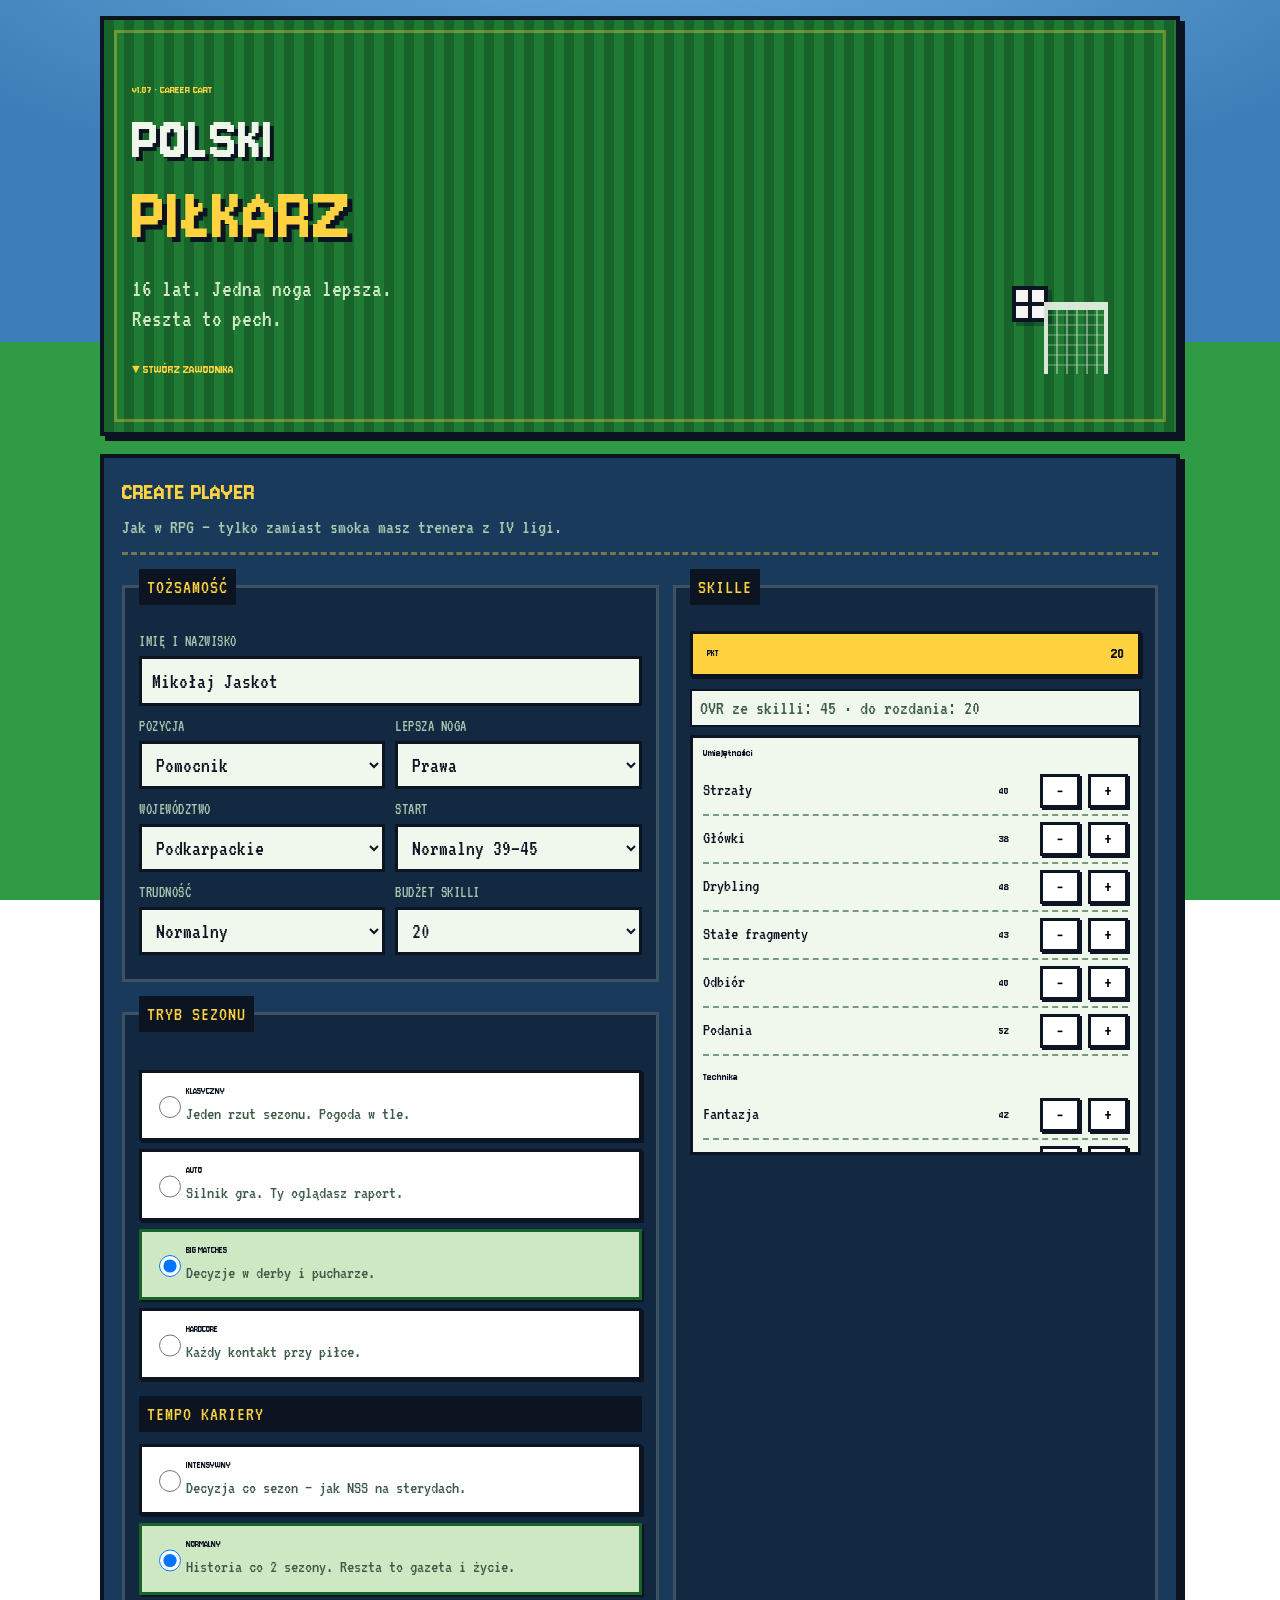
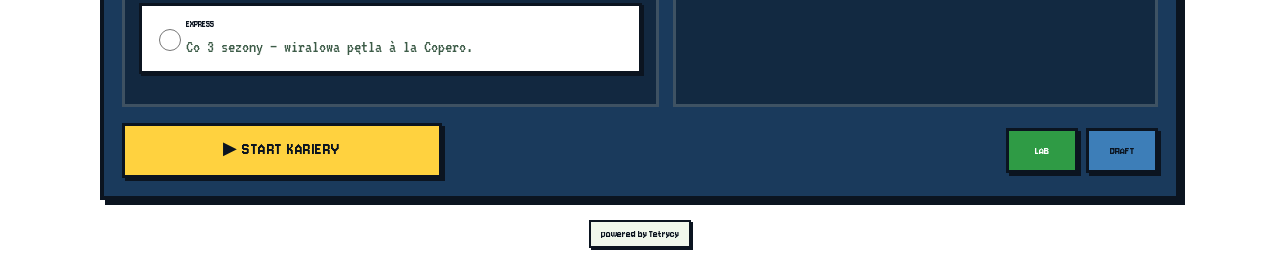
<file: index.html>
<!doctype html>
<html lang="pl">
<head>
  <meta charset="utf-8" />
  <meta name="viewport" content="width=device-width, initial-scale=1, viewport-fit=cover" />
  <meta name="theme-color" content="#1a3a5c" />
  <title>Polski Piłkarz — 16-bit kariera</title>
  <link rel="stylesheet" href="css/main.css?v=pixel8pl" />
  <link rel="stylesheet" href="css/04-nss-turnieje-ui.css?v=pixel8pl" />
  <link rel="stylesheet" href="css/lab.css?v=pixel8pl" />
</head>
<body>
<main class="app-shell">

  <button id="newCareerBtn" class="ghost hud-reset hidden" type="button">RESET</button>

  <!-- ===== SETUP: title stage + character create (NOT original split) ===== -->
  <section id="setupView" class="setup-stage">
    <div class="title-stage" aria-label="Ekran tytułowy">
      <p class="title-chip">v1.07 · CAREER CART</p>
      <h1 class="title-logo">
        <span class="title-line">POLSKI</span>
        <span class="title-line title-line--big">PIŁKARZ</span>
      </h1>
      <p class="title-tag">16 lat. Jedna noga lepsza. Reszta to pech.</p>
      <div class="title-sprite" aria-hidden="true">
        <span class="px-ball"></span>
        <span class="px-goal"></span>
      </div>
      <p class="title-blink">▼ STWÓRZ ZAWODNIKA</p>
    </div>

    <form id="setupForm" class="create-board">
      <header class="board-head">
        <h2>CREATE PLAYER</h2>
        <p class="board-sub">Jak w RPG — tylko zamiast smoka masz trenera z IV ligi.</p>
      </header>

      <div class="create-grid">
        <fieldset class="create-block create-id">
          <legend>TOŻSAMOŚĆ</legend>
          <label>
            <span>Imię i nazwisko</span>
            <input id="playerName" maxlength="28" value="" required />
          </label>
          <div class="field-row">
            <label>
              <span>Pozycja</span>
              <select id="position">
                <option value="DEF">Obrońca</option>
                <option value="MID" selected>Pomocnik</option>
                <option value="FWD">Napastnik</option>
              </select>
            </label>
            <label>
              <span>Lepsza noga</span>
              <select id="foot">
                <option value="Prawa" selected>Prawa</option>
                <option value="Lewa">Lewa</option>
              </select>
            </label>
          </div>
          <div class="field-row">
            <label>
              <span>Województwo</span>
              <select id="region"></select>
            </label>
            <label>
              <span>Start</span>
              <select id="startPoint">
                <option value="backyard">Podwórko 29–34</option>
                <option value="normal" selected>Normalny 39–45</option>
                <option value="syrenka">Syrenka 50–55</option>
                <option value="wonderkid">Wonderkid 60–66</option>
              </select>
            </label>
          </div>
          <div class="field-row">
            <label>
              <span>Trudność</span>
              <select id="difficulty">
                <option value="normal" selected>Normalny</option>
                <option value="easy">Łatwy</option>
              </select>
            </label>
            <label>
              <span>Budżet skilli</span>
              <select id="skillBudget">
                <option value="12">12</option>
                <option value="20" selected>20</option>
                <option value="32">32</option>
              </select>
            </label>
          </div>
        </fieldset>

        <fieldset class="create-block create-skills">
          <legend>SKILLE</legend>
          <div class="points-bank"><span>PKT</span><strong id="careerSkillBank">20</strong></div>
          <p class="lab-muted" id="careerSkillOvr">OVR: —</p>
          <div id="careerSkillEditor" class="attr-groups skill-scroll"></div>
        </fieldset>

        <fieldset class="create-block create-modes">
          <legend>TRYB SEZONU</legend>
          <div class="mode-picks">
            <label>
              <input type="radio" name="playMode" value="classic" />
              <div>
                <strong>Klasyczny</strong>
                <span>Jeden rzut sezonu. Pogoda w tle.</span>
              </div>
            </label>
            <label>
              <input type="radio" name="playMode" value="auto" />
              <div>
                <strong>Auto</strong>
                <span>Silnik gra. Ty oglądasz raport.</span>
              </div>
            </label>
            <label>
              <input type="radio" name="playMode" value="key" checked />
              <div>
                <strong>Big matches</strong>
                <span>Decyzje w derby i pucharze.</span>
              </div>
            </label>
            <label>
              <input type="radio" name="playMode" value="full" />
              <div>
                <strong>Hardcore</strong>
                <span>Każdy kontakt przy piłce.</span>
              </div>
            </label>
          </div>
          <legend style="margin-top:14px;">TEMPO KARIERY</legend>
          <div class="mode-picks">
            <label>
              <input type="radio" name="careerPace" value="intense" />
              <div>
                <strong>Intensywny</strong>
                <span>Decyzja co sezon — jak NSS na sterydach.</span>
              </div>
            </label>
            <label>
              <input type="radio" name="careerPace" value="normal" checked />
              <div>
                <strong>Normalny</strong>
                <span>Historia co 2 sezony. Reszta to gazeta i życie.</span>
              </div>
            </label>
            <label>
              <input type="radio" name="careerPace" value="express" />
              <div>
                <strong>Express</strong>
                <span>Co 3 sezony — wiralowa pętla à la Copero.</span>
              </div>
            </label>
          </div>
        </fieldset>
      </div>

      <div class="create-actions">
        <button class="primary press-start" type="submit">▶ START KARIERY</button>
        <div class="extra-links">
          <a class="link-chip" href="lab.html">LAB</a>
          <a class="link-chip link-chip--alt" href="https://tetrycy.com.pl/ekstraklasadraft/" target="_blank" rel="noopener noreferrer">DRAFT</a>
        </div>
      </div>
    </form>
  </section>

  <!-- ===== OFFERS: vertical select menu, not 3 equal cards ===== -->
  <section id="offersView" class="offers-stage hidden">
    <header class="stage-banner">
      <div>
        <p class="eyebrow">LEVEL 1 · FAX Z KLUBU</p>
        <h2>Trzy oferty. Jedna będzie żalem.</h2>
      </div>
      <div id="offerRegion" class="region-chip"></div>
    </header>
    <div id="offersGrid" class="offers-stack"></div>
  </section>

  <!-- ===== CAREER: top HUD + stage (not sticky sidebar) ===== -->
  <section id="careerView" class="hidden career-stage">
    <header class="player-hud panel">
      <div class="hud-id">
        <div class="shirt" id="shirtNumber">10</div>
        <div>
          <p class="eyebrow" id="playerRegionLabel"></p>
          <h2 id="playerNameLabel"></h2>
          <p class="player-meta" id="playerMeta"></p>
        </div>
      </div>
      <div class="hud-meters">
        <div class="hud-stat">
          <span class="stat-label">OVR</span>
          <strong id="overallValue" class="overall">52</strong>
        </div>
        <div class="hud-stat">
          <span class="stat-label">WIEK</span>
          <strong id="ageValue" class="big-number">16</strong>
        </div>
        <div class="hud-stat hud-stat--wide">
          <span class="stat-label">KLUB</span>
          <strong id="clubValue" class="club-name"></strong>
          <small id="clubTierValue" class="muted"></small>
        </div>
        <div class="hud-stat">
          <span class="stat-label">WART.</span>
          <strong id="valueLabel">50 tys.</strong>
        </div>
      </div>
      <div class="hud-soft">
        <div class="hud-chip"><span>Status</span><strong id="statusValue">—</strong></div>
        <div class="hud-chip"><span>Kadry</span><strong id="nationalValue">—</strong></div>
        <div class="hud-chip"><span>Gra</span><strong id="playChanceValue">—</strong></div>
        <div class="hud-chip"><span>Pro</span><strong id="professionalismValue">—</strong></div>
        <div class="hud-chip"><span>Lojal.</span><strong id="loyaltyValue">—</strong></div>
        <div class="hud-chip"><span>Media</span><strong id="recognitionValue">—</strong></div>
        <div class="hud-chip"><span>Uraz</span><strong id="injuryRiskValue">—</strong></div>
        <div class="hud-chip"><span>Pkt</span><strong id="careerPointsLive">0</strong></div>
      </div>
      <div class="hud-soft hud-relations">
        <div class="hud-chip"><span>Trener</span><strong id="relCoach">55</strong></div>
        <div class="hud-chip"><span>Szatnia</span><strong id="relSquad">50</strong></div>
        <div class="hud-chip"><span>Kibice</span><strong id="relFans">45</strong></div>
        <div class="hud-chip"><span>Agent</span><strong id="relAgent">40</strong></div>
        <div class="hud-chip hud-chip--energy"><span>Energia</span><strong id="energyValue">2</strong></div>
      </div>
      <div id="careerSoftStats" class="soft-grid hidden"></div>
    </header>

    <div class="career-body">
      <section class="panel season-panel">
        <div class="section-head compact">
          <div>
            <div id="seasonLabel" class="eyebrow">SEZON 2026/27</div>
            <h2 id="seasonHeadline">Pierwszy sezon</h2>
          </div>
          <div id="careerScore" class="score-pill">0 pkt</div>
        </div>

        <div class="stats-grid">
          <div><span>Mecze</span><strong id="appsStat">0</strong></div>
          <div><span>Gole</span><strong id="goalsStat">0</strong></div>
          <div><span>Asysty</span><strong id="assistsStat">0</strong></div>
          <div><span>Minuty</span><strong id="minutesStat">0</strong></div>
        </div>

        <div id="eventBox" class="event-box">
          <div class="event-kicker">PRZED SEZONEM</div>
          <h3>Boisko czeka. Trybuny jeszcze nie.</h3>
          <p>Wejdź do pierwszej drużyny, zanim trener zapomni Twoje nazwisko.</p>
        </div>

        <div id="decisionBox" class="decision-box hidden">
          <div class="event-kicker">DECYZJA</div>
          <h3 id="decisionTitle"></h3>
          <p id="decisionText"></p>
          <div id="decisionChoices" class="choices"></div>
        </div>

        <div id="careerMatchPanel" class="lab-panel match-embed hidden">
          <div class="section-head compact">
            <div>
              <div class="eyebrow" id="cmRound">MECZ</div>
              <h2 id="cmTitle">Sezon meczowy</h2>
            </div>
            <div class="weather-chip" id="cmWeather">—</div>
          </div>
          <div class="match-score">
            <div class="big" id="cmScore">0:0</div>
            <div>
              <div class="eyebrow">MINUTA</div>
              <div class="big" id="cmMinute">0'</div>
            </div>
          </div>
          <div class="stat-strip" id="cmStats"></div>
          <div class="log-box" id="cmLog"></div>

          <div id="cmEvent" class="decision-box-lab hidden">
            <div class="eyebrow">ZDARZENIE LOSOWE</div>
            <h3 id="cmEventTitle"></h3>
            <p id="cmEventText"></p>
            <div class="choices" id="cmEventChoices"></div>
          </div>

          <div id="cmDecision" class="decision-box-lab hidden">
            <div class="eyebrow">DECYZJA PRZY PIŁCE</div>
            <h3 id="cmDecisionText"></h3>
            <div class="action-grid" id="cmActions"></div>
            <ul class="locked-list" id="cmLocked"></ul>
          </div>

          <div class="points-bank"><span>Punkty skilli</span><strong id="cmBank">0</strong></div>
          <div id="cmAttrLive" class="attr-groups skill-scroll"></div>

          <div class="season-actions">
            <button id="cmTick" class="primary" type="button">+5 MIN</button>
            <button id="cmAutoMatch" class="ghost" type="button">DOKOŃCZ MECZ</button>
            <button id="cmNext" class="ghost hidden" type="button">NASTĘPNY MECZ</button>
            <button id="cmAutoSeason" class="ghost" type="button">CAŁY SEZON AUTO</button>
          </div>
        </div>

        <button id="playSeasonBtn" class="primary full press-start">▶ ROZEGRAJ SEZON</button>
      </section>

      <aside class="panel history-panel">
        <div class="section-head compact">
          <div>
            <div class="eyebrow">SAVE LOG</div>
            <h2>Historia</h2>
          </div>
        </div>
        <div id="timeline" class="timeline"></div>
      </aside>
    </div>
  </section>

  <section id="retirementView" class="panel hidden retirement">
    <div id="retirementSummary">
      <div class="retirement-profile-top">
        <button id="shareCardBtn" class="primary press-start" type="button">POBIERZ KARTĘ (STORIES)</button>
        <button id="profile89Btn" class="ghost" type="button">PROFIL 89 MINUT (JPG)</button>
      </div>
      <div class="eyebrow">GAME OVER</div>
      <h2 id="retireTitle"></h2>
      <p id="retireVerdict" class="retire-verdict"></p>
      <div id="retireStats" class="retire-stats"></div>
      <div id="retireClubs" class="retire-clubs"></div>
      <div class="season-review">
        <div class="eyebrow">SEZON PO SEZONIE</div>
        <h3>Przebieg całej kariery</h3>
        <div id="retireSeasons" class="season-review-list"></div>
      </div>
      <div class="retirement-actions">
        <button id="restartBtn" class="ghost">ZAGRAJ JESZCZE RAZ</button>
      </div>
    </div>

    <section id="profile89View" class="profile89 hidden" aria-live="polite">
      <div class="profile89-toolbar">
        <button id="profile89BackBtn" class="ghost">← WRÓĆ DO PODSUMOWANIA</button>
      </div>
      <div id="profile89Content"></div>
    </section>
  </section>

<section id="nssTournamentRoot" class="nss-root nss-hidden">
  <div data-nss-view="overview">
    <div class="nss-kicker" data-nss="kicker">TURNIEJ</div>
    <h2 data-nss="title">Turniej reprezentacji</h2>
    <p class="nss-summary" data-nss="summary"></p>
    <div class="nss-content" data-nss="content"></div>
    <div class="nss-actions" data-nss="actions"></div>
  </div>

  <div data-nss-view="match" class="nss-hidden">
    <div class="nss-head">
      <div>
        <div class="nss-kicker" data-nss="match-kicker">MECZ</div>
        <h2 data-nss="match-title">Polska vs Rywal</h2>
      </div>
      <div class="nss-score" data-nss="match-score">0 : 0</div>
    </div>
    <p class="nss-muted" data-nss="match-meta"></p>
    <div class="nss-speed">
      <button type="button" data-nss-speed="slow">WOLNO</button>
      <button type="button" data-nss-speed="normal" class="nss-active">NORMALNIE</button>
      <button type="button" data-nss-speed="fast">SZYBKO</button>
    </div>

    <div class="nss-match-grid">
      <div>
        <div class="nss-log" data-nss="match-log"></div>

        <div class="nss-decision nss-hidden" data-nss="decision">
          <div class="nss-decision-title" data-nss="decision-title"></div>
          <div class="nss-reaction-wrap">
            <div class="nss-skill-panel">
              <div class="nss-skill-bars" data-nss="skill-bars"></div>
              <div class="nss-skill-buttons" data-nss="skill-buttons"></div>
            </div>
          </div>
          <div class="nss-secondary" data-nss="secondary-actions"></div>
          <div class="nss-tip" data-nss="tip">Wybierz umiejętność i naciśnij Graj.</div>
          <div class="nss-play-row">
            <button type="button" class="nss-button" data-nss="clear-btn">Wyczyść</button>
            <button type="button" class="nss-button nss-primary" data-nss="play-btn">GRAJ</button>
          </div>
        </div>

        <div class="nss-actions" data-nss="match-actions"></div>
      </div>

      <aside class="nss-side">
        <div class="nss-status-box">
          <h3>Występ zawodnika</h3>
          <div class="nss-stat-grid">
            <span>Ocena meczu</span><strong data-nss="stat-rating">6.0</strong>
            <span>Twoje zdarzenia</span><strong data-nss="stat-personal">0 / 0</strong>
            <span>Gole</span><strong data-nss="stat-goals">0</strong>
            <span>Asysty</span><strong data-nss="stat-assists">0</strong>
            <span>Strzały / celne</span><strong data-nss="stat-shots">0 / 0</strong>
            <span>Podania</span><strong data-nss="stat-passes">0 / 0</strong>
            <span>Dryblingi</span><strong data-nss="stat-dribbles">0 / 0</strong>
            <span>Odbiory</span><strong data-nss="stat-tackles">0 / 0</strong>
            <span>Straty</span><strong data-nss="stat-turnovers">0</strong>
            <span>Kartki</span><strong data-nss="stat-cards">—</strong>
          </div>
        </div>
        <div class="nss-status-box">
          <h3>Kondycja</h3>
          <div class="nss-meter"><div data-nss="condition-meter" style="width:100%"></div></div>
          <p class="nss-note" data-nss="condition-text"></p>
        </div>
      </aside>
    </div>
  </div>
</section>

  <div id="patronitePrompt" class="patronite-overlay hidden" role="dialog" aria-modal="true" aria-labelledby="patronitePromptTitle">
    <div class="patronite-card">
      <button id="patronitePromptCloseX" class="patronite-close" type="button" aria-label="Zamknij">×</button>
      <div class="eyebrow">30 MINUT Z GRĄ</div>
      <h3 id="patronitePromptTitle">Gratulacje, grasz już 30 minut!</h3>
      <p>Jeśli podoba ci się gra, może spodoba ci się też nasz przepis na ogórkową na Patronite.</p>
      <div class="patronite-actions">
        <a id="patronitePromptLink" class="primary" href="https://patronite.pl/tetrycy" target="_blank" rel="noopener noreferrer">PATRONITE.PL/TETRYCY</a>
        <button id="patronitePromptClose" class="ghost" type="button">ZAMKNIJ</button>
      </div>
    </div>
  </div>

  <footer class="app-footer"><a href="https://patronite.pl/tetrycy" target="_blank" rel="noopener noreferrer">powered by Tetrycy</a></footer>
</main>

  <script src="js/01-nss-dane-reprezentacji.js"></script>
  <script src="js/02-nss-silnik-meczowy.js"></script>
  <script src="js/03-nss-turnieje.js"></script>
  <script src="js/06-nss-kontroler-ui.js"></script>
  <script src="js/07-nss-adapter-polska-kariera.js"></script>
  <script src="js/08-polska-kariera-kluby.js"></script>
  <script src="js/08b-polskie-imiona.js"></script>
  <script src="js/09-polska-kariera-decyzje.js"></script>
  <script src="js/lab/lab-data.js"></script>
  <script src="js/lab/lab-match.js"></script>
  <script src="js/lab/lab-season.js"></script>
  <script src="js/12-career-life.js"></script>
  <script src="js/10-polska-kariera-core.js"></script>
  <script src="js/11-lab-integration.js"></script>
</body>
</html>
</file>
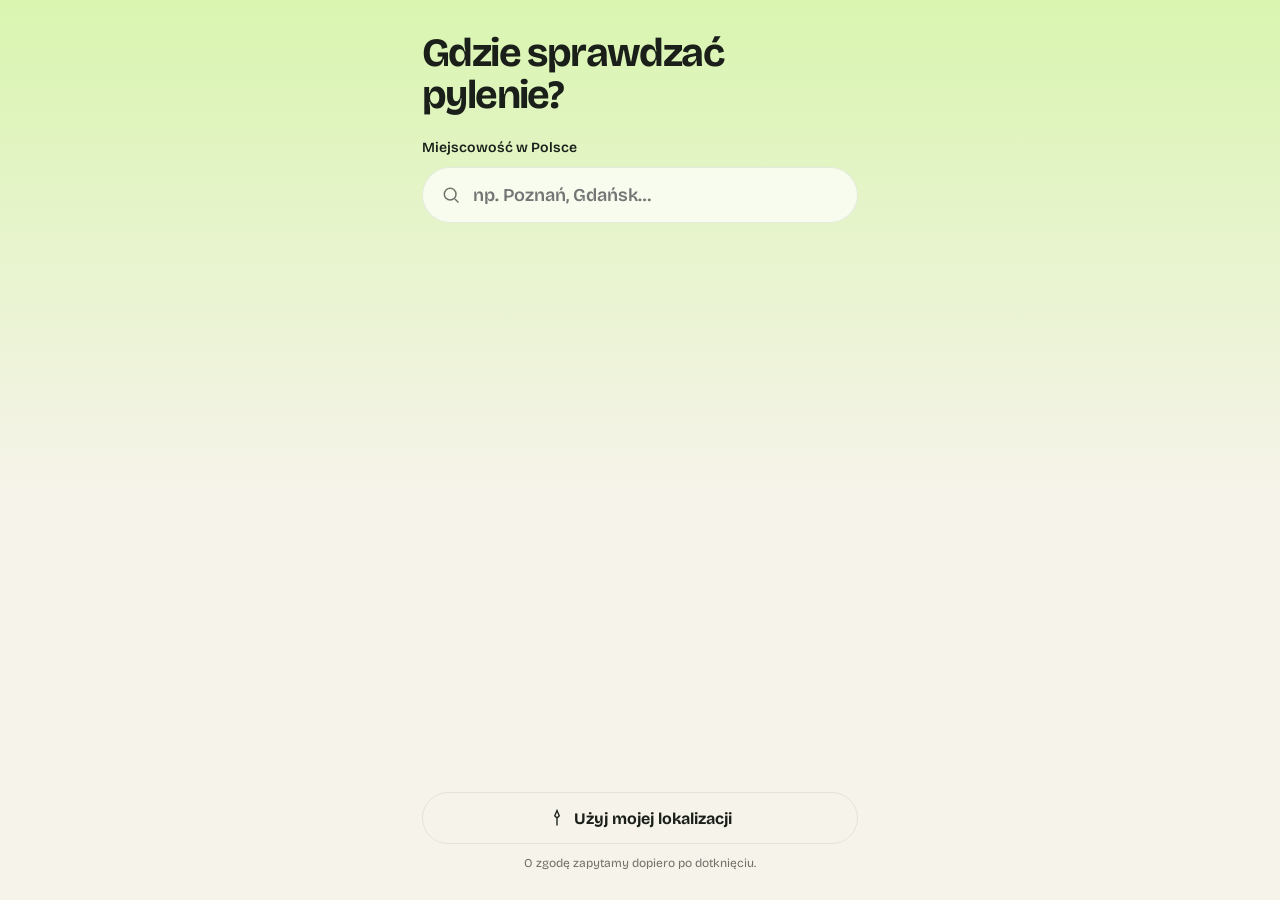
<file: pylenie/index.html>
<!DOCTYPE html>
<html lang="pl">
<head>
<meta charset="UTF-8" />
<meta name="viewport" content="width=device-width, initial-scale=1, viewport-fit=cover" />
<meta name="theme-color" content="#0f1512" />
<meta name="description" content="Aktualne i prognozowane pylenie alergenów w wybranej lokalizacji w Polsce." />
<meta name="mobile-web-app-capable" content="yes" />
<meta name="apple-mobile-web-app-capable" content="yes" />
<meta name="apple-mobile-web-app-status-bar-style" content="black-translucent" />
<meta name="apple-mobile-web-app-title" content="Pylenie" />
<link rel="manifest" href="./manifest.webmanifest" />
<link rel="icon" href="./icons/icon.svg" type="image/svg+xml" />
<link rel="apple-touch-icon" href="./icons/apple-touch-icon.png" />
<link rel="preconnect" href="https://fonts.googleapis.com" />
<link rel="preconnect" href="https://fonts.gstatic.com" crossorigin />
<link href="https://fonts.googleapis.com/css2?family=Bricolage+Grotesque:opsz,wght@12..96,300..800&display=swap" rel="stylesheet" />
<link rel="stylesheet" href="./styles.css" />
<title>Pylenie — co pyli w Twojej lokalizacji</title>
<script>
  (function () {
    try {
      var t = localStorage.getItem("pylenie:theme:v1") || "system";
      if (t === "system") {
        t = matchMedia("(prefers-color-scheme: dark)").matches ? "dark" : "light";
      }
      document.documentElement.dataset.theme = t;
    } catch (e) {
      document.documentElement.dataset.theme = "dark";
    }
  })();
</script>
</head>
<body>
  <a class="skip-link" href="#main">Przejdź do treści</a>
  <p class="sr-only" id="live" aria-live="polite"></p>

  <!-- START / WYBÓR MIASTA -->
  <section class="screen start" id="screen-start" hidden>
    <div class="start-inner">
      <h1>Gdzie sprawdzać pylenie?</h1>
      <label class="field-label" for="city-input">Miejscowość w Polsce</label>
      <div class="search-field">
        <svg class="ic" width="20" height="20" viewBox="0 0 24 24" fill="none" stroke="currentColor" stroke-width="1.8" aria-hidden="true"><circle cx="11" cy="11" r="7" /><path d="M21 21l-4.3-4.3" /></svg>
        <input id="city-input" type="search" placeholder="np. Poznań, Gdańsk…" autocomplete="off" enterkeyhint="search" />
      </div>
      <ul class="results" id="city-results" role="listbox" hidden></ul>

      <div class="saved-block" id="start-saved-block" hidden>
        <h2 class="sub">Zapisane miejsca</h2>
        <ul class="saved" id="start-saved"></ul>
      </div>

      <div class="start-spacer"></div>
      <button type="button" class="btn btn-secondary btn-block" id="start-geo">
        <svg width="18" height="18" viewBox="0 0 24 24" fill="none" stroke="currentColor" stroke-width="1.8" aria-hidden="true"><path d="M12 2l3 7-3 3-3-3 3-7zM12 12v10" /></svg>
        Użyj mojej lokalizacji
      </button>
      <p class="fine center">O zgodę zapytamy dopiero po dotknięciu.</p>
    </div>
  </section>

  <!-- STAN ŁADOWANIA / BŁĘDU -->
  <section class="screen state-msg" id="screen-loading" hidden aria-busy="true">
    <div class="skeleton" aria-hidden="true">
      <div class="sk word"></div>
      <div class="sk meter"></div>
      <div class="sk line"></div>
      <div class="sk card"></div>
    </div>
    <p class="muted center">Pobieram dane o pyleniu…</p>
  </section>

  <section class="screen state-msg" id="screen-error" hidden>
    <p class="verdict">Nie udało się pobrać danych.</p>
    <p class="muted center" id="error-text">Spróbuj ponownie za chwilę.</p>
    <div class="actions center">
      <button type="button" class="btn btn-primary" id="retry">Spróbuj ponownie</button>
      <button type="button" class="btn btn-secondary" id="error-location">Zmień lokalizację</button>
    </div>
  </section>

  <!-- APKA -->
  <div id="app" hidden>
    <main id="main">

      <!-- DZIŚ -->
      <section class="screen" id="tab-today" data-tab="today">
        <header class="top-row">
          <button type="button" class="place-btn" id="open-place">
            <svg width="16" height="16" viewBox="0 0 24 24" fill="none" stroke="currentColor" stroke-width="2" aria-hidden="true"><path d="M12 21s7-7.5 7-12a7 7 0 10-14 0c0 4.5 7 12 7 12z" /><circle cx="12" cy="9" r="2.5" /></svg>
            <span id="place-name">—</span>
          </button>
          <span class="date-label" id="today-date">—</span>
        </header>

        <p class="eyebrow">Pylenie dziś</p>
        <h1 class="verdict-word" id="verdict-word">—</h1>
        <div class="meter meter-lg" id="today-meter" data-level="low"><i></i><i></i><i></i><i></i></div>

        <p class="verdict-sentence" id="verdict-sentence">—</p>
        <p class="interpretation" id="interpretation">—</p>
        <p class="mock-note" id="mock-note" hidden></p>

        <div class="bottom-block">
          <div class="section-head">
            <h2>Najważniejsze dziś</h2>
            <button type="button" class="link-btn" id="see-all">Wszystkie</button>
          </div>
          <ul class="card list" id="highlights"></ul>
        </div>
      </section>

      <!-- PROGNOZA -->
      <section class="screen" id="tab-forecast" data-tab="forecast" hidden>
        <p class="eyebrow" id="forecast-place">Prognoza</p>
        <h1 class="screen-title" id="forecast-day-title">—</h1>

        <div class="day-row" id="days" role="list"></div>

        <div class="section-head">
          <h2>Godzina po godzinie</h2>
          <span class="muted small" id="forecast-peak-note"></span>
        </div>
        <div class="hourly-chart" id="hourly-bars" role="img" aria-label="Wykres godzinowy pylenia"></div>
        <div class="hourly-axis"><span>0:00</span><span>6:00</span><span>12:00</span><span>18:00</span><span>23:00</span></div>
        <p class="muted small" id="hourly-summary"></p>
        <p class="sr-only" id="trend-text"></p>
      </section>

      <!-- ALERGENY -->
      <section class="screen" id="tab-allergens" data-tab="allergens" hidden>
        <p class="eyebrow">Alergeny, dziś</p>
        <h1 class="screen-title" id="allergens-title">Sześć śledzonych</h1>
        <p class="lead">Obserwowane mają znacznik. Dotknij, by zobaczyć przebieg i najbliższe dni.</p>
        <ul class="card list" id="allergen-list"></ul>
      </section>

      <!-- USTAWIENIA -->
      <section class="screen" id="tab-settings" data-tab="settings" hidden>
        <p class="eyebrow">Ustawienia</p>
        <h1 class="screen-title">Twoje pylenie</h1>

        <h2 class="section-label">Obserwowane alergeny</h2>
        <div class="chips" id="watch-chips"></div>

        <h2 class="section-label">Wygląd</h2>
        <div class="segmented" id="theme-seg" role="tablist" aria-label="Motyw">
          <button type="button" data-theme-value="dark" role="tab">Ciemny</button>
          <button type="button" data-theme-value="light" role="tab">Jasny</button>
          <button type="button" data-theme-value="system" role="tab">Systemowy</button>
        </div>

        <h2 class="section-label">Zapisane miejsca</h2>
        <ul class="card list" id="settings-saved"></ul>
        <button type="button" class="btn btn-secondary btn-block" id="save-current">
          <svg width="16" height="16" viewBox="0 0 24 24" fill="none" stroke="currentColor" stroke-width="2" aria-hidden="true"><path d="M12 5v14M5 12h14" /></svg>
          Dodaj bieżące miejsce
        </button>

        <footer class="settings-footer">
          Dane: model CAMS / Copernicus przez
          <a href="https://open-meteo.com/en/docs/air-quality-api" rel="noopener" target="_blank">Open-Meteo</a>.
          Komunikaty tygodniowe:
          <a href="https://biometeo.imgw.pl/?page=PYLKI" rel="noopener" target="_blank">Serwis Pyłkowy IMGW-PIB</a>.
          To informacja, nie porada medyczna.
        </footer>
      </section>
    </main>

    <nav class="tabbar" aria-label="Główna nawigacja">
      <button type="button" class="tabbar-item" data-tab-btn="today" aria-current="page">
        <svg width="24" height="24" viewBox="0 0 24 24" fill="none" stroke="currentColor" stroke-width="1.8" aria-hidden="true"><circle cx="12" cy="12" r="4.2" /><path d="M12 2.5v2.2M12 19.3v2.2M4.4 4.4l1.6 1.6M18 18l1.6 1.6M2.5 12h2.2M19.3 12h2.2M4.4 19.6l1.6-1.6M18 6l1.6-1.6" /></svg>
        <span>Dziś</span>
      </button>
      <button type="button" class="tabbar-item" data-tab-btn="forecast">
        <svg width="24" height="24" viewBox="0 0 24 24" fill="none" stroke="currentColor" stroke-width="1.8" aria-hidden="true"><rect x="3.5" y="4.5" width="17" height="16" rx="3" /><path d="M3.5 9.5h17M8 3v3M16 3v3" /></svg>
        <span>Prognoza</span>
      </button>
      <button type="button" class="tabbar-item" data-tab-btn="allergens">
        <svg width="24" height="24" viewBox="0 0 24 24" fill="none" stroke="currentColor" stroke-width="1.8" aria-hidden="true"><path d="M12 21V10M12 10c0-4-3-6-7-6 0 4 2 7 7 6zM12 10c0-4 3-6 7-6 0 4-2 7-7 6z" /></svg>
        <span>Alergeny</span>
      </button>
      <button type="button" class="tabbar-item" data-tab-btn="settings">
        <svg width="24" height="24" viewBox="0 0 24 24" fill="none" stroke="currentColor" stroke-width="1.8" aria-hidden="true"><circle cx="12" cy="12" r="3" /><path d="M12 3v2.2M12 18.8V21M4.9 6.5l1.6 1.6M17.5 17.9l1.6 1.6M3 12h2.2M18.8 12H21M4.9 17.5l1.6-1.6M17.5 6.1l1.6-1.6" /></svg>
        <span>Ustawienia</span>
      </button>
    </nav>
  </div>

  <!-- ARKUSZ ALERGENU -->
  <div class="sheet-backdrop" id="sheet-backdrop" hidden></div>
  <div class="sheet" id="allergen-sheet" role="dialog" aria-modal="true" aria-labelledby="sheet-name" hidden>
    <div class="sheet-handle" aria-hidden="true"></div>
    <p class="eyebrow" id="sheet-season">—</p>
    <div class="sheet-top">
      <h2 id="sheet-name">—</h2>
      <div class="sheet-now"><strong id="sheet-value">—</strong><span>ziaren/m³ teraz</span></div>
    </div>
    <div class="meter meter-lg" id="sheet-meter" data-level="low"><i></i><i></i><i></i><i></i></div>
    <div class="sheet-meter-row">
      <span id="sheet-level-label">—</span>
      <span class="muted" id="sheet-change">—</span>
    </div>
    <p class="muted" id="sheet-description">—</p>
    <h3 class="section-label">Najbliższe dni</h3>
    <ul class="list plain" id="sheet-days"></ul>
    <button type="button" class="btn btn-primary btn-block" id="sheet-toggle-watch">Obserwuj ten alergen</button>
  </div>

  <script type="module" src="./js/app.js"></script>
</body>
</html>
</file>
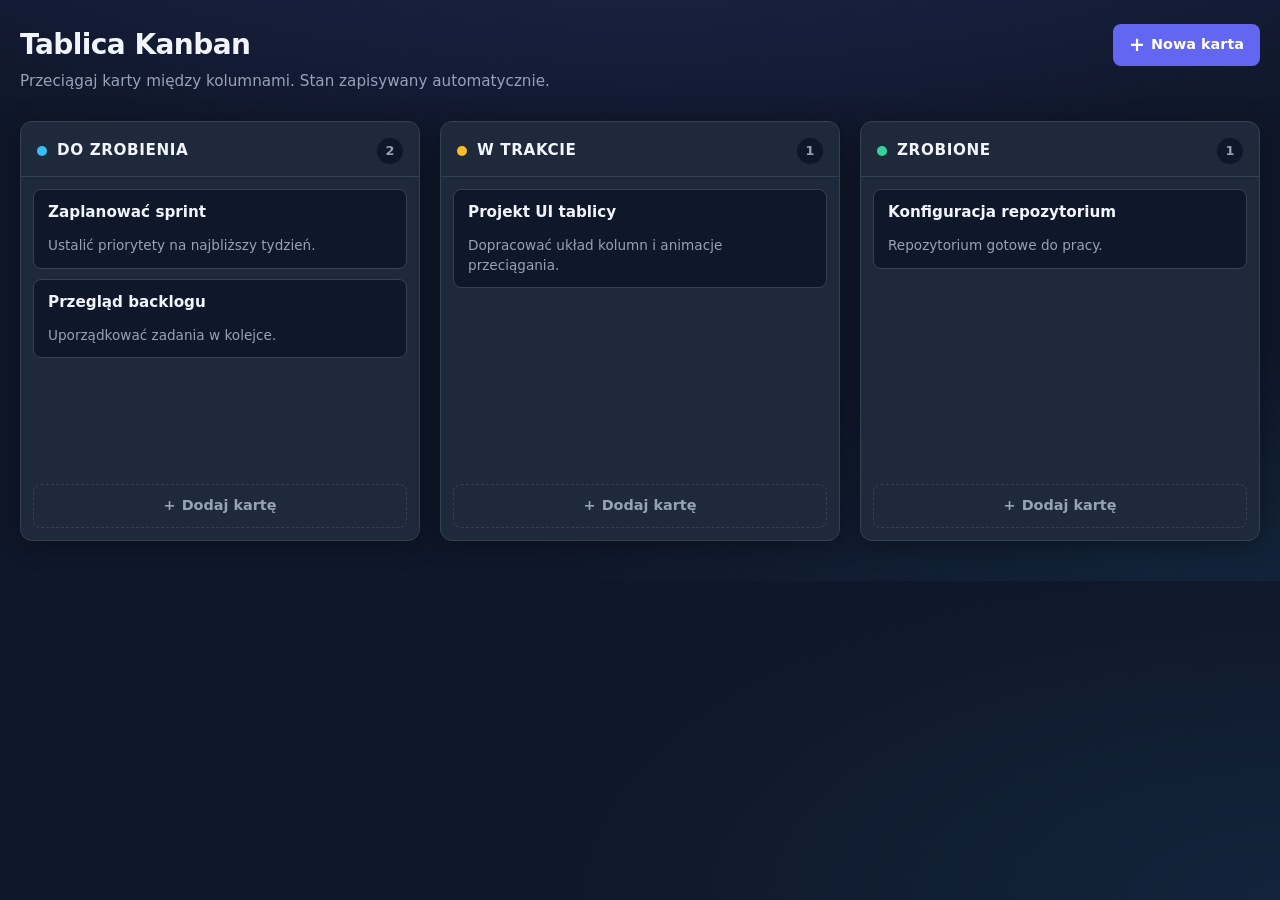
<file: kanban.html>
<!doctype html>
<html lang="pl">
<head>
  <meta charset="utf-8" />
  <meta name="viewport" content="width=device-width, initial-scale=1, viewport-fit=cover" />
  <meta name="theme-color" content="#1e293b" />
  <title>Tablica Kanban</title>
  <link rel="stylesheet" href="css/kanban.css?v=1" />
</head>
<body>
  <div class="kanban-app">
    <header class="kanban-header">
      <div class="kanban-header__text">
        <h1>Tablica Kanban</h1>
        <p>Przeciągaj karty między kolumnami. Stan zapisywany automatycznie.</p>
      </div>
      <button id="addCardBtn" class="btn btn--primary" type="button">
        <span class="btn__icon" aria-hidden="true">+</span>
        Nowa karta
      </button>
    </header>

    <main id="kanbanBoard" class="kanban-board" aria-label="Tablica kanban"></main>
  </div>

  <dialog id="cardDialog" class="card-dialog">
    <form id="cardForm" class="card-dialog__form">
      <header class="card-dialog__header">
        <h2 id="dialogTitle">Nowa karta</h2>
        <button class="card-dialog__close" type="button" aria-label="Zamknij">&times;</button>
      </header>

      <div class="card-dialog__body">
        <label class="field">
          <span class="field__label">Kolumna</span>
          <select id="cardColumn" name="column" required></select>
        </label>

        <label class="field">
          <span class="field__label">Tytuł</span>
          <input id="cardTitle" name="title" type="text" maxlength="120" placeholder="Np. Przygotować prezentację" required />
        </label>

        <label class="field">
          <span class="field__label">Opis</span>
          <textarea id="cardDescription" name="description" rows="4" maxlength="500" placeholder="Opcjonalny opis zadania…"></textarea>
        </label>
      </div>

      <footer class="card-dialog__footer">
        <button id="deleteCardBtn" class="btn btn--danger hidden" type="button">Usuń</button>
        <div class="card-dialog__actions">
          <button class="btn btn--ghost" type="button" data-action="cancel">Anuluj</button>
          <button id="saveCardBtn" class="btn btn--primary" type="button">Zapisz</button>
        </div>
      </footer>
    </form>
  </dialog>

  <template id="columnTemplate">
    <section class="kanban-column" data-column-id="">
      <header class="kanban-column__header">
        <h2 class="kanban-column__title"></h2>
        <span class="kanban-column__count" aria-label="Liczba kart">0</span>
      </header>
      <div class="kanban-column__cards" role="list"></div>
      <button class="kanban-column__add btn btn--ghost" type="button">
        <span aria-hidden="true">+</span> Dodaj kartę
      </button>
    </section>
  </template>

  <template id="cardTemplate">
    <article class="kanban-card" draggable="true" role="listitem" data-card-id="">
      <header class="kanban-card__header">
        <h3 class="kanban-card__title"></h3>
        <div class="kanban-card__actions">
          <button class="kanban-card__edit" type="button" aria-label="Edytuj kartę" title="Edytuj">✎</button>
          <button class="kanban-card__delete" type="button" aria-label="Usuń kartę" title="Usuń">×</button>
        </div>
      </header>
      <p class="kanban-card__description"></p>
    </article>
  </template>

  <script src="js/kanban.js?v=1"></script>
</body>
</html>
</file>
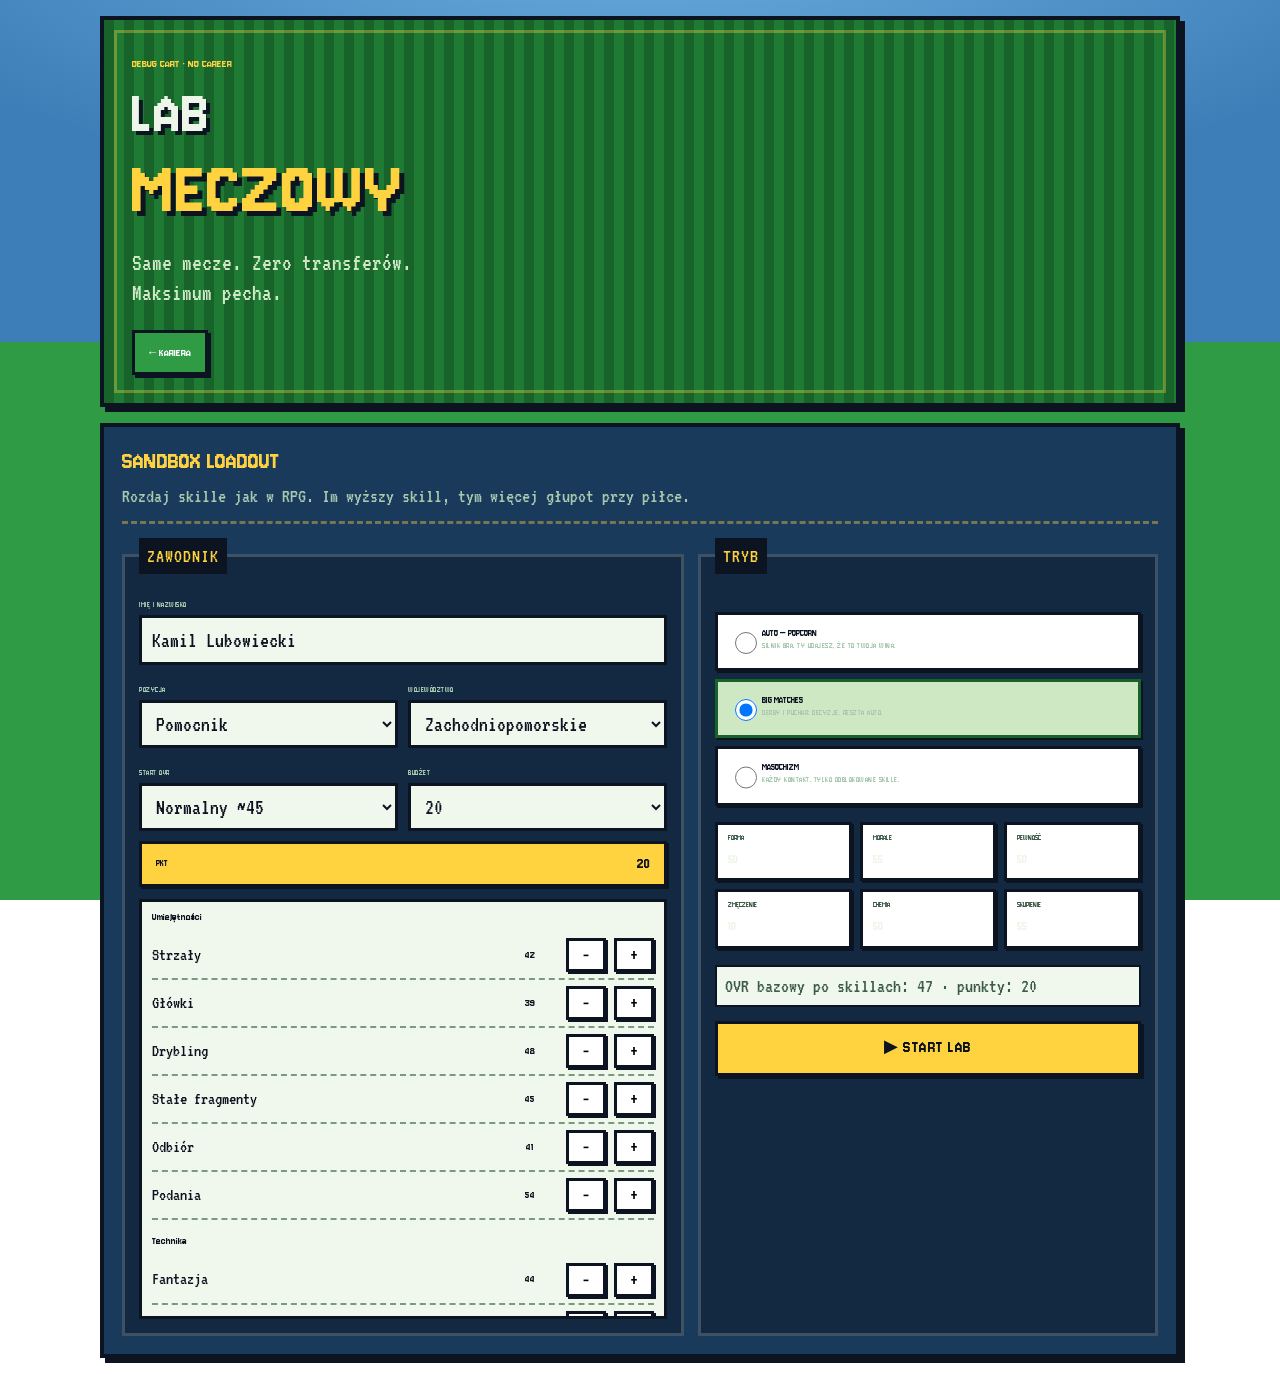
<file: lab.html>
<!doctype html>
<html lang="pl">
<head>
  <meta charset="utf-8" />
  <meta name="viewport" content="width=device-width, initial-scale=1, viewport-fit=cover" />
  <meta name="theme-color" content="#1a3a5c" />
  <title>Lab — Polski Piłkarz</title>
  <link rel="stylesheet" href="css/main.css?v=pixel8pl" />
  <link rel="stylesheet" href="css/lab.css?v=pixel8pl" />
</head>
<body>
<main class="app-shell">
  <div class="title-stage title-stage--lab">
    <p class="title-chip">DEBUG CART · NO CAREER</p>
    <h1 class="title-logo">
      <span class="title-line">LAB</span>
      <span class="title-line title-line--big">MECZOWY</span>
    </h1>
    <p class="title-tag">Same mecze. Zero transferów. Maksimum pecha.</p>
    <div class="lab-top-links title-lab-links">
      <a class="link-chip" href="index.html">← KARIERA</a>
      <button id="labResetBtn" class="ghost hidden" type="button">RESET</button>
    </div>
  </div>

  <section id="labSetup" class="create-board lab-setup-board">
    <header class="board-head">
      <h2>SANDBOX LOADOUT</h2>
      <p class="board-sub">Rozdaj skille jak w RPG. Im wyższy skill, tym więcej głupot przy piłce.</p>
    </header>

    <div class="create-grid">
      <fieldset class="create-block create-id">
        <legend>ZAWODNIK</legend>
        <form id="labSetupForm" class="setup-form" style="padding:0;gap:10px;">
          <label>
            <span>Imię i nazwisko</span>
            <input id="labName" maxlength="28" required />
          </label>
          <div class="field-row">
            <label>
              <span>Pozycja</span>
              <select id="labPosition">
                <option value="DEF">Obrońca</option>
                <option value="MID" selected>Pomocnik</option>
                <option value="FWD">Napastnik</option>
              </select>
            </label>
            <label>
              <span>Województwo</span>
              <select id="labRegion"></select>
            </label>
          </div>
          <div class="field-row">
            <label>
              <span>Start OVR</span>
              <select id="labStart">
                <option value="38">Podwórko ~38</option>
                <option value="45" selected>Normalny ~45</option>
                <option value="55">Syrenka ~55</option>
                <option value="64">Wonderkid ~64</option>
              </select>
            </label>
            <label>
              <span>Budżet</span>
              <select id="labPoints">
                <option value="12">12</option>
                <option value="20" selected>20</option>
                <option value="32">32</option>
                <option value="48">48</option>
              </select>
            </label>
          </div>
        </form>
        <div class="points-bank">
          <span>PKT</span>
          <strong id="labPointsLeft">20</strong>
        </div>
        <div id="labAttrEditor" class="attr-groups skill-scroll"></div>
      </fieldset>

      <fieldset class="create-block create-modes" style="grid-area: skills;">
        <legend>TRYB</legend>
        <div class="mode-picks">
          <label>
            <input type="radio" name="labMode" value="auto" />
            <div>
              <strong>Auto — popcorn</strong>
              <span>Silnik gra. Ty udajesz, że to Twoja wina.</span>
            </div>
          </label>
          <label>
            <input type="radio" name="labMode" value="key" checked />
            <div>
              <strong>Big matches</strong>
              <span>Derby i puchar: decyzje. Reszta auto.</span>
            </div>
          </label>
          <label>
            <input type="radio" name="labMode" value="full" />
            <div>
              <strong>Masochizm</strong>
              <span>Każdy kontakt. Tylko odblokowane skille.</span>
            </div>
          </label>
        </div>
        <div class="soft-grid" id="labSoftPreview"></div>
        <p class="lab-muted" id="labOvrPreview" style="color:var(--muted);background:var(--chalk);padding:6px 8px;border:2px solid var(--line);">OVR: —</p>
        <button id="labStartBtn" class="primary full press-start" type="button">▶ START LAB</button>
      </fieldset>
    </div>
  </section>

  <section id="labPlay" class="lab-grid hidden">
    <div class="lab-panel">
      <div class="section-head compact" style="padding:0 0 12px;">
        <div>
          <div class="eyebrow" id="labRoundLabel">KOLEJKA</div>
          <h2 id="labMatchTitle">Mecz</h2>
        </div>
        <div class="weather-chip" id="labWeather">—</div>
      </div>

      <div class="match-score">
        <div>
          <div class="eyebrow" id="labHomeName">Dom</div>
          <div class="big" id="labScore">0:0</div>
          <div class="eyebrow" id="labAwayName">Wyjazd</div>
        </div>
        <div>
          <div class="eyebrow">MINUTA</div>
          <div class="big" id="labMinute" style="font-size:36px;">0'</div>
          <div class="eyebrow" id="labPhase">—</div>
        </div>
      </div>

      <div class="stat-strip" id="labMatchStats"></div>
      <div class="log-box" id="labLog"></div>

      <div id="labDecision" class="decision-box-lab hidden">
        <div class="eyebrow">DECYZJA PRZY PIŁCE</div>
        <h3 id="labDecisionText" style="margin:6px 0 0;font-size:20px;"></h3>
        <div class="action-grid" id="labActions"></div>
        <ul class="locked-list" id="labLocked"></ul>
      </div>

      <div id="labSeasonEvent" class="decision-box-lab hidden" style="border-left-color:var(--lab-warn);">
        <div class="eyebrow">ZDARZENIE LOSOWE</div>
        <h3 id="labEventTitle" style="margin:6px 0 4px;font-size:20px;"></h3>
        <p id="labEventText" style="margin:0 0 10px;"></p>
        <div class="action-grid" id="labEventChoices"></div>
      </div>

      <div class="season-actions">
        <button id="labTickBtn" class="primary" type="button">+5 MIN</button>
        <button id="labAutoMatchBtn" class="ghost" type="button">DOKOŃCZ MECZ AUTO</button>
        <button id="labNextBtn" class="ghost hidden" type="button">NASTĘPNY MECZ</button>
        <button id="labAutoSeasonBtn" class="ghost" type="button">CAŁY SEZON AUTO</button>
      </div>
    </div>

    <div class="lab-panel">
      <h2 id="labPlayerName">Zawodnik</h2>
      <p class="lab-muted" id="labPlayerMeta"></p>
      <div class="points-bank">
        <span>Punkty skilli</span>
        <strong id="labBank">0</strong>
      </div>
      <div class="soft-grid" id="labSoftLive"></div>
      <div id="labAttrLive" class="attr-groups"></div>

      <h3 style="margin-top:18px;">Sezon</h3>
      <div class="stat-strip" id="labSeasonStats"></div>
      <div class="fixture-list" id="labFixtures"></div>
    </div>
  </section>

  <section id="labSummary" class="lab-panel hidden" style="margin-top:18px;">
    <div class="eyebrow">KONIEC SEZONU LAB</div>
    <h2 id="labSummaryTitle">Raport</h2>
    <p id="labSummaryText" class="retire-verdict"></p>
    <div class="stat-strip" id="labSummaryStats"></div>
    <div class="season-actions">
      <button id="labAgainBtn" class="primary" type="button">NOWY LAB</button>
      <a class="ghost" href="index.html" style="text-decoration:none;display:inline-flex;align-items:center;padding:14px 18px;">WRÓĆ DO KARIERY</a>
    </div>
  </section>
</main>

<script src="js/08-polska-kariera-kluby.js"></script>
<script src="js/08b-polskie-imiona.js"></script>
<script src="js/lab/lab-data.js"></script>
<script src="js/lab/lab-match.js"></script>
<script src="js/lab/lab-season.js"></script>
<script src="js/lab/lab-app.js"></script>
</body>
</html>
</file>
<file: css/main.css>
/* PixelArt career cart — fonty z pełnym PL (Jersey 10 + VT323) */
@font-face {
  font-family: "Jersey 10";
  font-style: normal;
  font-weight: 400;
  font-display: swap;
  src: url("../fonts/jersey10.woff2") format("woff2");
}
@font-face {
  font-family: "VT323";
  font-style: normal;
  font-weight: 400;
  font-display: swap;
  src: url("../fonts/vt323.woff2") format("woff2");
}

:root {
  --pixel: 4px;
  --ink: #0b1420;
  --sky: #3d7eb8;
  --sky-deep: #1a3a5c;
  --pitch: #2f9b45;
  --pitch-dark: #17632a;
  --chalk: #f0f7ec;
  --chalk2: #cfe8c4;
  --gold: #ffd23f;
  --blaze: #e6392b;
  --dirt: #6b4423;
  --muted: #3d5c48;
  --line: #0b1420;
  --paper: var(--chalk);
  --paper2: var(--chalk2);
  --accent: var(--blaze);
  --green: var(--pitch-dark);
  --shadow: 5px 5px 0 #0b1420;
  --shadow-sm: 3px 3px 0 #0b1420;
  /* Jersey 10 / VT323: pełne PL, spójne metryki (Pixelify Ł/ł psuły layout) */
  --font-pixel: "Jersey 10", "VT323", "Courier New", monospace;
  --font-body: "VT323", "Jersey 10", "Courier New", monospace;
}

*,
*::before,
*::after {
  box-sizing: border-box;
}

html,
body {
  margin: 0;
  min-height: 100%;
  color: var(--ink);
  font-family: var(--font-body);
  font-size: 22px;
  line-height: 1.25;
  background:
    radial-gradient(ellipse 120% 60% at 50% -10%, #6eb0e0 0%, transparent 55%),
    linear-gradient(180deg, var(--sky) 0 38%, var(--pitch) 38% 100%);
  background-attachment: fixed;
  font-synthesis: none;
  -webkit-font-smoothing: none;
  -moz-osx-font-smoothing: unset;
}

body {
  padding: 16px;
}

button,
input,
select {
  font: inherit;
  border-radius: 0;
}

button {
  cursor: pointer;
}

fieldset {
  border: 0;
  margin: 0;
  padding: 0;
  min-width: 0;
}

legend {
  font-family: var(--font-body);
  font-size: 20px;
  letter-spacing: 1px;
  color: var(--gold);
  background: var(--ink);
  padding: 6px 8px;
  margin-bottom: 12px;
  line-height: 1.2;
  text-transform: uppercase;
}

.app-shell {
  width: min(1080px, 100%);
  margin: 0 auto;
  position: relative;
}

.hidden {
  display: none !important;
}

h1,
h2,
h3,
p {
  margin-top: 0;
}

h2 {
  font-family: var(--font-pixel);
  font-size: clamp(18px, 2.4vw, 26px);
  line-height: 1.25;
  margin-bottom: 8px;
  overflow-wrap: anywhere;
  word-break: break-word;
}

h3 {
  font-family: var(--font-pixel);
  font-size: 16px;
  line-height: 1.3;
  overflow-wrap: anywhere;
}

.eyebrow,
.stat-label,
.event-kicker {
  font-family: var(--font-pixel);
  font-size: 14px;
  letter-spacing: 0.4px;
  text-transform: uppercase;
  color: var(--muted);
  margin: 0 0 4px;
  line-height: 1.35;
}

.panel {
  background: var(--chalk);
  border: 4px solid var(--line);
  box-shadow: var(--shadow);
}

.muted {
  color: var(--muted);
}

/* —— floating reset —— */
.hud-reset {
  position: fixed;
  top: 12px;
  right: 12px;
  z-index: 50;
}

/* ===================== TITLE + CREATE ===================== */
.setup-stage {
  display: grid;
  gap: 18px;
}

.title-stage {
  position: relative;
  min-height: min(52vh, 420px);
  padding: 36px 28px 28px;
  border: 4px solid var(--line);
  box-shadow: var(--shadow);
  background:
    repeating-linear-gradient(
      90deg,
      var(--pitch-dark) 0 10px,
      #1f7a34 10px 20px
    );
  color: #eef6ea;
  overflow: hidden;
  display: grid;
  align-content: center;
  justify-items: start;
  gap: 10px;
}

.title-stage::before {
  content: "";
  position: absolute;
  inset: 10px;
  border: 3px solid rgba(255, 210, 63, 0.35);
  pointer-events: none;
}

.title-chip {
  position: relative;
  z-index: 1;
  margin: 0;
  font-family: var(--font-pixel);
  font-size: 12px;
  color: var(--gold);
}

.title-logo {
  position: relative;
  z-index: 1;
  margin: 0;
  font-family: var(--font-pixel);
  font-weight: 400;
  line-height: 1.05;
}

.title-line {
  display: block;
  font-size: clamp(36px, 9vw, 64px);
  text-shadow: 4px 4px 0 #0b1420;
  letter-spacing: 1px;
}

.title-line--big {
  font-size: clamp(44px, 11vw, 80px);
  color: var(--gold);
  text-shadow: 5px 5px 0 #0b1420;
}

.title-tag {
  position: relative;
  z-index: 1;
  max-width: 28ch;
  margin: 6px 0 0;
  font-size: 24px;
  color: #cfe8c4;
}

.title-sprite {
  position: absolute;
  right: 6%;
  bottom: 14%;
  width: 128px;
  height: 96px;
  pointer-events: none;
  image-rendering: pixelated;
  image-rendering: crisp-edges;
}

.px-ball {
  position: absolute;
  left: 28px;
  top: 8px;
  width: 36px;
  height: 36px;
  border: 4px solid var(--ink);
  background:
    linear-gradient(var(--ink) 0 0) center / 4px 100% no-repeat,
    linear-gradient(var(--ink) 0 0) center / 100% 4px no-repeat,
    #f4f4f0;
  box-shadow: 4px 4px 0 rgba(11, 20, 32, 0.35);
  animation: ball-bounce 1.1s steps(2, end) infinite;
}

.px-goal {
  position: absolute;
  right: 4px;
  bottom: 0;
  width: 64px;
  height: 72px;
  border: 4px solid #eef6ea;
  border-bottom: 0;
  background:
    repeating-linear-gradient(
      90deg,
      transparent 0 8px,
      rgba(238, 246, 234, 0.45) 8px 10px
    ),
    repeating-linear-gradient(
      0deg,
      transparent 0 8px,
      rgba(238, 246, 234, 0.25) 8px 10px
    );
  opacity: 0.9;
  box-shadow: inset 0 4px 0 #eef6ea;
}

.title-blink {
  position: relative;
  z-index: 1;
  margin: 18px 0 0;
  font-family: var(--font-pixel);
  font-size: 13px;
  color: var(--gold);
  animation: badge-blink 1.2s steps(1, end) infinite;
}

@keyframes ball-bounce {
  0%,
  100% {
    transform: translateY(0);
  }
  50% {
    transform: translateY(-12px);
  }
}

@keyframes badge-blink {
  0%,
  55% {
    opacity: 1;
  }
  56%,
  100% {
    opacity: 0.35;
  }
}

.create-board {
  background: var(--sky-deep);
  border: 4px solid var(--line);
  box-shadow: var(--shadow);
  padding: 18px;
  color: #eef6ea;
}

.board-head {
  margin-bottom: 14px;
  padding-bottom: 12px;
  border-bottom: 3px dashed rgba(255, 210, 63, 0.4);
}

.board-head h2 {
  margin: 0 0 6px;
  color: var(--gold);
}

.board-sub {
  margin: 0;
  font-size: 20px;
  color: #a8c8b0;
}

.create-grid {
  display: grid;
  grid-template-columns: 1.05fr 0.95fr;
  grid-template-areas:
    "id skills"
    "modes skills";
  gap: 14px;
}

.create-id {
  grid-area: id;
}
.create-skills {
  grid-area: skills;
}
.create-modes {
  grid-area: modes;
}

.create-block {
  background: rgba(11, 20, 32, 0.45);
  border: 3px solid rgba(238, 246, 234, 0.2);
  padding: 14px;
}

.create-id label,
.create-block label {
  display: block;
  margin-bottom: 10px;
}

.create-id label span,
.create-block > label > span {
  display: block;
  font-family: var(--font-body);
  font-size: 16px;
  letter-spacing: 0.5px;
  text-transform: uppercase;
  margin-bottom: 5px;
  color: #a8c8b0;
}

.field-row {
  display: grid;
  grid-template-columns: 1fr 1fr;
  gap: 10px;
}

input,
select,
button,
textarea {
  font-family: var(--font-body);
}

input,
select {
  width: 100%;
  border: 3px solid var(--line);
  background: var(--chalk);
  color: var(--ink);
  padding: 9px 10px;
  font-size: 22px;
  line-height: 1.2;
}

input:focus,
select:focus {
  outline: 3px solid var(--gold);
  outline-offset: 0;
}

.skill-scroll {
  max-height: min(420px, 52vh);
  overflow: auto;
  background: var(--chalk);
  color: var(--ink);
  border: 3px solid var(--line);
  padding: 8px 10px;
  line-height: 1.2;
}

.create-actions {
  margin-top: 16px;
  display: flex;
  flex-wrap: wrap;
  gap: 12px;
  align-items: center;
  justify-content: space-between;
}

.extra-links {
  display: flex;
  gap: 8px;
}

.link-chip {
  display: inline-flex;
  align-items: center;
  justify-content: center;
  min-width: 72px;
  padding: 12px 14px;
  border: 3px solid var(--line);
  background: var(--pitch);
  color: #fff;
  text-decoration: none;
  font-family: var(--font-pixel);
  font-size: 12px;
  box-shadow: var(--shadow-sm);
}

.link-chip--alt {
  background: var(--sky);
  color: var(--ink);
}

.link-chip:hover {
  transform: translate(2px, 2px);
  box-shadow: 1px 1px 0 var(--line);
}

.primary,
.ghost {
  border: 3px solid var(--line);
  padding: 14px 16px;
  font-family: var(--font-pixel);
  font-size: 18px;
  letter-spacing: 0.5px;
  text-transform: uppercase;
  line-height: 1.15;
  transition: transform 80ms steps(2, end), box-shadow 80ms steps(2, end);
}

.primary {
  background: var(--blaze);
  color: #fff;
  box-shadow: var(--shadow-sm);
}

.primary:hover,
.ghost:hover {
  transform: translate(1px, 1px);
  box-shadow: 2px 2px 0 #0b1420;
}

.primary:active,
.ghost:active,
.choice-btn:active,
.link-chip:active {
  transform: translate(3px, 3px);
  box-shadow: 0 0 0 #0b1420;
}

.press-start {
  min-width: min(100%, 320px);
  background: var(--gold);
  color: var(--ink);
}

.ghost {
  background: var(--chalk);
  color: var(--ink);
  box-shadow: var(--shadow-sm);
}

.ghost:hover {
  background: var(--gold);
}

.full {
  width: 100%;
}

.points-bank {
  display: flex;
  justify-content: space-between;
  align-items: center;
  border: 3px solid var(--line);
  background: var(--gold);
  color: var(--ink);
  padding: 10px 12px;
  margin-bottom: 10px;
  font-family: var(--font-body);
  font-size: 22px;
  line-height: 1;
  box-shadow: 2px 2px 0 var(--line);
}

.points-bank strong {
  font-family: var(--font-pixel);
  font-size: 28px;
  font-weight: 400;
}
  font-weight: 400;
}

.lab-muted {
  color: #a8c8b0;
  margin: 0 0 10px;
  font-size: 18px;
}

.create-skills .lab-muted {
  color: var(--muted);
  background: var(--chalk);
  padding: 4px 8px;
  margin: 0 0 8px;
  border: 2px solid var(--line);
}

.mode-picks {
  display: grid;
  gap: 8px;
}

.mode-picks label {
  display: grid;
  grid-template-columns: 22px 1fr;
  gap: 10px;
  border: 3px solid var(--line);
  padding: 10px;
  background: var(--chalk);
  color: var(--ink);
  cursor: pointer;
  box-shadow: 2px 2px 0 var(--line);
  margin: 0;
}

.mode-picks label:has(input:checked) {
  background: var(--gold);
}

.mode-picks label strong {
  display: block;
  font-family: var(--font-pixel);
  font-size: 12px;
  line-height: 1.4;
  font-weight: 400;
  text-transform: uppercase;
}

.mode-picks label span {
  color: var(--muted);
  font-size: 17px;
  line-height: 1.25;
  text-transform: none;
  letter-spacing: 0;
  margin: 0;
  font-family: var(--font-body);
}

/* ===================== OFFERS STACK ===================== */
.offers-stage {
  display: grid;
  gap: 14px;
}

.stage-banner {
  display: flex;
  justify-content: space-between;
  gap: 16px;
  align-items: flex-start;
  padding: 18px 20px;
  background: var(--ink);
  color: var(--gold);
  border: 4px solid var(--line);
  box-shadow: var(--shadow);
}

.stage-banner h2 {
  color: #fff;
  margin: 0;
}

.stage-banner .eyebrow {
  color: var(--gold);
}

.region-chip,
.score-pill {
  font-family: var(--font-pixel);
  font-size: 12px;
  border: 3px solid var(--line);
  padding: 10px 12px;
  background: var(--gold);
  color: var(--ink);
  text-transform: uppercase;
  box-shadow: 2px 2px 0 var(--line);
  white-space: nowrap;
}

.offers-stack,
.offers-grid {
  display: flex;
  flex-direction: column;
  gap: 12px;
}

.offer-card {
  display: grid;
  grid-template-columns: auto 1fr auto;
  gap: 14px 18px;
  align-items: center;
  border: 4px solid var(--line);
  padding: 16px 18px;
  background: var(--chalk);
  box-shadow: var(--shadow-sm);
  min-height: 0;
}

.offer-card:nth-child(1) {
  transform: rotate(-0.4deg);
}
.offer-card:nth-child(2) {
  margin-left: 18px;
  background: var(--chalk2);
  transform: rotate(0.5deg);
}
.offer-card:nth-child(3) {
  margin-left: 8px;
  transform: rotate(-0.2deg);
}

.offer-card .eyebrow {
  writing-mode: vertical-rl;
  transform: rotate(180deg);
  background: var(--blaze);
  color: #fff;
  padding: 8px 6px;
  border: 2px solid var(--line);
  margin: 0;
  align-self: stretch;
  display: grid;
  place-items: center;
}

.offer-body h3 {
  margin: 0 0 6px;
  font-size: 14px;
}

.offer-body p {
  margin: 0;
  font-size: 20px;
  line-height: 1.25;
}

.offer-card button {
  margin: 0;
  white-space: nowrap;
}

/* ===================== CAREER HUD ===================== */
.career-stage {
  display: grid;
  gap: 14px;
}

.player-hud {
  padding: 14px 16px;
  background:
    linear-gradient(90deg, var(--sky-deep) 0 140px, var(--chalk) 140px);
  color: var(--ink);
}

.hud-id {
  display: flex;
  gap: 14px;
  align-items: center;
  margin-bottom: 12px;
  padding-bottom: 12px;
  border-bottom: 3px solid var(--line);
}

.hud-id h2 {
  margin: 0 0 4px;
  color: var(--ink);
}

.hud-id .eyebrow {
  color: var(--sky-deep);
}

.shirt {
  width: 52px;
  height: 52px;
  flex-shrink: 0;
  background: var(--blaze);
  color: #fff;
  display: grid;
  place-items: center;
  font-family: var(--font-pixel);
  font-size: 14px;
  border: 3px solid var(--line);
  box-shadow: 3px 3px 0 var(--line);
  animation: shirt-wiggle 2.4s steps(2, end) infinite;
}

@keyframes shirt-wiggle {
  0%,
  90%,
  100% {
    transform: rotate(0);
  }
  95% {
    transform: rotate(-5deg);
  }
}

.player-meta {
  margin: 0;
  color: var(--muted);
  font-size: 18px;
}

.hud-meters {
  display: grid;
  grid-template-columns: repeat(4, minmax(0, 1fr));
  gap: 8px;
  margin-bottom: 10px;
}

.hud-stat {
  border: 3px solid var(--line);
  background: #fff;
  padding: 8px 10px;
  box-shadow: 2px 2px 0 var(--line);
}

.hud-stat--wide {
  grid-column: span 1;
}

.overall {
  font-family: var(--font-pixel);
  font-size: 22px;
  color: var(--blaze);
  font-weight: 400;
}

.big-number,
.hud-stat strong {
  font-family: var(--font-pixel);
  font-size: 14px;
  font-weight: 400;
  display: block;
}

.club-name {
  font-family: var(--font-pixel);
  font-size: 11px;
  line-height: 1.3;
}

.hud-stat small {
  display: block;
  font-size: 16px;
  margin-top: 2px;
}

.hud-soft {
  display: flex;
  flex-wrap: wrap;
  gap: 6px;
}

.hud-chip {
  border: 2px solid var(--line);
  background: var(--chalk2);
  padding: 6px 8px;
  min-width: 72px;
}

.hud-chip span {
  display: block;
  font-family: var(--font-pixel);
  font-size: 7px;
  color: var(--muted);
  text-transform: uppercase;
}

.hud-chip strong {
  font-family: var(--font-pixel);
  font-size: 13px;
  font-weight: 400;
}

.career-body {
  display: grid;
  grid-template-columns: 1.55fr 0.85fr;
  gap: 14px;
  align-items: start;
}

.season-panel,
.history-panel {
  padding: 20px;
}

.section-head {
  display: flex;
  justify-content: space-between;
  gap: 16px;
  align-items: flex-start;
}

.section-head.compact {
  padding: 0 0 14px;
}

.stats-grid {
  display: grid;
  grid-template-columns: repeat(4, 1fr);
  border: 3px solid var(--line);
  margin-bottom: 16px;
  background: #fff;
}

.stats-grid div {
  padding: 10px;
  border-right: 3px solid var(--line);
}

.stats-grid div:last-child {
  border-right: 0;
}

.stats-grid span {
  display: block;
  font-family: var(--font-pixel);
  font-size: 11px;
  text-transform: uppercase;
  color: var(--muted);
}

.stats-grid strong {
  font-family: var(--font-pixel);
  font-size: 16px;
  font-weight: 400;
}

.event-box,
.decision-box {
  border: 3px solid var(--line);
  border-left: 10px solid var(--blaze);
  background: #fff;
  padding: 14px 16px;
  margin: 12px 0 16px;
  box-shadow: 3px 3px 0 var(--line);
}

.decision-box {
  border-left-color: var(--pitch);
}

.event-box h3,
.decision-box h3 {
  margin: 6px 0 8px;
}

.event-box p,
.decision-box p {
  margin: 0;
  font-size: 20px;
  line-height: 1.3;
}

.choices {
  display: grid;
  gap: 8px;
  margin-top: 12px;
}

.choice-btn {
  padding: 12px 14px;
  border: 3px solid var(--line);
  background: var(--chalk);
  text-align: left;
  box-shadow: 2px 2px 0 var(--line);
}

.choice-btn:hover {
  background: var(--gold);
}

.choice-main {
  display: block;
  font-family: var(--font-pixel);
  font-size: 13px;
  line-height: 1.4;
}

.choice-stake {
  display: block;
  margin-top: 6px;
  font-size: 17px;
  color: var(--muted);
}

.fixed-option {
  padding: 10px 12px;
  border: 2px solid var(--line);
  background: var(--chalk2);
  font-family: var(--font-pixel);
  font-size: 12px;
  min-height: 42px;
  display: flex;
  align-items: center;
}

.match-embed {
  margin: 14px 0;
  box-shadow: none;
  background: var(--sky-deep);
  color: #eef6ea;
}

.match-embed h2 {
  color: var(--gold);
}

.timeline {
  display: flex;
  flex-direction: column;
}

.timeline-item {
  display: grid;
  grid-template-columns: 64px 1fr;
  gap: 10px;
  padding: 10px 0;
  border-top: 2px dashed #7a9a80;
}

.timeline-item:first-child {
  border-top: 0;
}

.timeline-age {
  font-family: var(--font-pixel);
  font-size: 11px;
  color: var(--blaze);
}

.timeline-text strong {
  display: block;
  font-family: var(--font-pixel);
  font-size: 13px;
  line-height: 1.35;
}

.timeline-text span {
  color: var(--muted);
  font-size: 17px;
}

/* roll / tournament leftovers */
.roll-details {
  margin-top: 12px;
  border-top: 2px dashed var(--muted);
  padding-top: 8px;
}
.roll-details summary {
  cursor: pointer;
  font-family: var(--font-pixel);
  font-size: 11px;
  color: var(--muted);
}
.roll-details div {
  margin-top: 8px;
  font-size: 17px;
  color: var(--muted);
}
.tournament-sim-report {
  margin-top: 12px;
  border-top: 3px solid var(--line);
}
.tournament-sim-match {
  display: grid;
  grid-template-columns: minmax(120px, 0.8fr) 1fr;
  gap: 10px;
  padding: 8px 0;
  border-bottom: 1px dashed #7a9a80;
}
.tournament-sim-match span {
  font-family: var(--font-pixel);
  font-size: 11px;
  color: var(--muted);
}

/* retirement + profile89 (kept functional) */
.retirement {
  padding: 28px;
}
.retire-verdict {
  font-size: 22px;
  line-height: 1.3;
  max-width: 760px;
}
.retire-stats {
  display: grid;
  grid-template-columns: repeat(5, 1fr);
  gap: 10px;
  margin: 22px 0;
}
.retire-stats div {
  border: 3px solid var(--line);
  padding: 12px;
  background: #fff;
  box-shadow: 2px 2px 0 var(--line);
}
.retire-stats span {
  display: block;
  font-family: var(--font-pixel);
  font-size: 11px;
  text-transform: uppercase;
  color: var(--muted);
}
.retire-stats strong {
  font-family: var(--font-pixel);
  font-size: 14px;
  font-weight: 400;
}
.retire-clubs {
  margin: 16px 0 24px;
  line-height: 1.35;
}
.season-review {
  margin: 24px 0;
}
.season-review h3 {
  margin: 5px 0 14px;
}
.season-review-list {
  display: flex;
  flex-direction: column;
  border-top: 3px solid var(--line);
}
.season-review-item {
  display: grid;
  grid-template-columns: 110px 1.35fr 0.9fr 0.8fr;
  gap: 12px;
  padding: 12px 0;
  border-bottom: 2px dashed #7a9a80;
  align-items: center;
}
.season-review-year {
  font-family: var(--font-pixel);
  font-size: 12px;
}
.season-review-club strong {
  display: block;
  font-family: var(--font-pixel);
  font-size: 13px;
  line-height: 1.35;
}
.season-review-club span,
.season-review-meta {
  color: var(--muted);
  font-size: 17px;
}
.season-review-stats,
.season-review-ovr {
  font-family: var(--font-pixel);
  font-size: 13px;
}
.season-review-ovr {
  text-align: right;
}
.season-grade {
  display: inline-block;
  margin-top: 5px;
  padding: 4px 6px;
  border: 2px solid var(--line);
  background: var(--gold);
  font-family: var(--font-pixel);
  font-size: 11px;
}
.career-curiosities {
  margin: 24px 0 0;
  padding-top: 16px;
  border-top: 3px solid var(--line);
}
.career-curiosity-list {
  display: grid;
  grid-template-columns: 1fr 1fr;
  border: 3px solid var(--line);
  background: #fff;
}
.career-curiosity-list > div {
  padding: 10px 12px;
  border-bottom: 2px dashed #7a9a80;
  display: flex;
  flex-direction: column;
  gap: 3px;
}
.career-curiosity-list > div:nth-child(odd) {
  border-right: 2px dashed #7a9a80;
}
.career-curiosity-list span {
  color: var(--muted);
  font-family: var(--font-pixel);
  font-size: 11px;
  text-transform: uppercase;
}
.career-curiosity-list strong {
  font-size: 17px;
}
.career-curiosity-list small {
  color: var(--muted);
}
.retirement-actions {
  display: flex;
  flex-wrap: wrap;
  gap: 12px;
  margin-top: 24px;
  padding-top: 20px;
  border-top: 3px solid var(--line);
}
.retirement-profile-top {
  display: flex;
  justify-content: flex-end;
  margin: 0 0 20px;
}

.profile89 {
  max-width: 100%;
}
.profile89-toolbar {
  display: flex;
  justify-content: flex-end;
  margin-bottom: 18px;
}
.profile89-card {
  border: 4px solid var(--line);
  background: #fff;
  color: var(--ink);
  font-family: var(--font-body);
  box-shadow: var(--shadow);
}
.profile89-header {
  display: flex;
  align-items: center;
  gap: 22px;
  padding: 22px 24px;
  background: var(--chalk2);
  border-bottom: 4px solid var(--blaze);
}
.profile89-header h2 {
  margin: 2px 0 0;
  font-size: clamp(14px, 3vw, 22px);
}
.profile89-brand {
  display: flex;
  align-items: flex-end;
  color: #fff;
  background: var(--blaze);
  padding: 8px 13px 7px;
  line-height: 1;
  border: 3px solid var(--line);
}
.profile89-brand strong {
  font-family: var(--font-pixel);
  font-size: 22px;
}
.profile89-brand span {
  font-family: var(--font-pixel);
  font-size: 13px;
  margin: 0 0 3px 2px;
}
.profile89-kicker {
  font-family: var(--font-pixel);
  font-size: 11px;
  color: var(--muted);
}
.profile89-facts {
  display: grid;
  grid-template-columns: repeat(4, 1fr);
  border-bottom: 2px solid #b8d0b8;
}
.profile89-facts div {
  padding: 13px 16px;
  border-right: 2px solid #b8d0b8;
  border-bottom: 2px solid #b8d0b8;
}
.profile89-facts div:nth-child(4n) {
  border-right: 0;
}
.profile89-facts span {
  display: block;
  font-family: var(--font-pixel);
  font-size: 11px;
  text-transform: uppercase;
  color: var(--muted);
  margin-bottom: 4px;
}
.profile89-facts strong {
  font-size: 18px;
}
.profile89-section {
  padding: 22px 24px;
  border-top: 2px solid #b8d0b8;
}
.profile89-section:first-child {
  border-top: 0;
}
.profile89-section h3 {
  margin: 0 0 13px;
  font-size: 12px;
  color: var(--blaze);
}
.profile89-section h4 {
  margin: 18px 0 8px;
  font-family: var(--font-pixel);
  font-size: 13px;
}
.profile89-section p {
  line-height: 1.3;
}
.profile89-section ul {
  margin: 0;
  padding-left: 19px;
}
.profile89-section li {
  margin: 6px 0;
}
.profile89-columns {
  display: grid;
  grid-template-columns: 1fr 1fr;
  border-top: 2px solid #b8d0b8;
}
.profile89-columns .profile89-section {
  border-top: 0;
}
.profile89-columns .profile89-section + section {
  border-left: 2px solid #b8d0b8;
}
.profile89-table-wrap {
  max-width: 100%;
  overflow-x: auto;
  border: 3px solid var(--line);
}
.profile89-table {
  width: 100%;
  border-collapse: collapse;
  min-width: 790px;
  font-size: 16px;
}
.profile89-table.compact {
  min-width: 520px;
}
.profile89-table th {
  background: var(--pitch-dark);
  color: #fff;
  text-align: left;
  padding: 8px 9px;
  font-family: var(--font-pixel);
  font-size: 11px;
}
.profile89-table td {
  padding: 7px 9px;
  border-bottom: 1px solid #b8d0b8;
  vertical-align: top;
}
.profile89-table tbody tr:nth-child(even) {
  background: var(--chalk);
}
.profile89-table tfoot th {
  background: var(--chalk2);
  color: var(--pitch-dark);
}
.profile89-table td:nth-child(n + 5) {
  text-align: center;
}
.profile89-empty {
  color: var(--muted);
}

.patronite-overlay {
  position: fixed;
  inset: 0;
  z-index: 10000;
  display: grid;
  place-items: center;
  padding: 18px;
  background: rgba(11, 20, 32, 0.78);
}
.patronite-card {
  position: relative;
  width: min(470px, 100%);
  padding: 24px 22px 20px;
  background: var(--chalk);
  border: 4px solid var(--line);
  box-shadow: 6px 6px 0 #0b1420;
}
.patronite-card h3 {
  margin: 9px 34px 10px 0;
  font-size: 14px;
}
.patronite-card p {
  font-size: 20px;
  margin-bottom: 18px;
}
.patronite-close {
  position: absolute;
  right: 10px;
  top: 8px;
  width: 36px;
  height: 36px;
  padding: 0;
  border: 3px solid var(--line);
  background: var(--gold);
  font-family: var(--font-pixel);
  font-size: 14px;
}
.patronite-actions {
  display: flex;
  flex-wrap: wrap;
  gap: 10px;
}
.patronite-actions a {
  text-decoration: none;
  display: inline-flex;
  align-items: center;
  justify-content: center;
}

.special-event {
  animation: pop 0.28s steps(3, end);
}
@keyframes pop {
  from {
    transform: translateY(4px);
    opacity: 0.4;
  }
  to {
    transform: translateY(0);
    opacity: 1;
  }
}

.legend-ranking {
  margin-top: 16px;
  border: 3px solid var(--line);
  background: #fff;
}
.legend-ranking-head {
  padding: 10px 12px;
  border-bottom: 3px solid var(--line);
  font-family: var(--font-pixel);
  font-size: 12px;
  background: var(--pitch-dark);
  color: #fff;
}
.legend-row {
  display: grid;
  grid-template-columns: 42px 1fr 58px;
  gap: 8px;
  align-items: center;
  padding: 8px 12px;
  border-bottom: 2px dashed #7a9a80;
}
.legend-row.player {
  background: var(--ink);
  color: var(--gold);
}
.legend-note {
  margin-top: 10px;
  font-size: 17px;
  color: var(--muted);
}

.app-footer {
  margin: 28px 0 8px;
  text-align: center;
  font-family: var(--font-pixel);
  font-size: 11px;
}
.app-footer a {
  color: var(--ink);
  text-decoration: none;
  background: var(--chalk);
  border: 2px solid var(--line);
  padding: 6px 10px;
  box-shadow: 2px 2px 0 var(--line);
}

/* legacy aliases used elsewhere */
.two-col {
  display: grid;
  grid-template-columns: 1fr 1fr;
  gap: 10px;
}
.setup-form {
  display: flex;
  flex-direction: column;
  gap: 12px;
}
.draft-banner {
  display: block;
  width: 100%;
  padding: 14px 16px;
  background: var(--sky-deep);
  color: #fff;
  border: 3px solid var(--line);
  box-shadow: var(--shadow-sm);
  text-align: center;
  text-decoration: none;
  font-family: var(--font-pixel);
  font-size: 12px;
}
.market-value {
  text-align: right;
}
/* topbar only used if present — lab may use title-stage instead */
.topbar {
  display: flex;
  align-items: flex-end;
  justify-content: space-between;
  gap: 16px;
  margin-bottom: 14px;
}
.brand-tag {
  margin: 0 0 6px;
  font-family: var(--font-pixel);
  font-size: 12px;
  color: var(--gold);
  text-shadow: 2px 2px 0 var(--ink);
}
.topbar h1 {
  font-family: var(--font-pixel);
  font-size: clamp(18px, 4vw, 28px);
  margin: 0;
  color: var(--ink);
  text-shadow: 3px 3px 0 var(--gold);
}
.badge {
  width: max-content;
  border: 3px solid var(--gold);
  background: var(--ink);
  color: var(--gold);
  padding: 8px 10px;
  font-family: var(--font-pixel);
  font-size: 12px;
}
.intro,
.setup-panel,
.career-layout,
.player-card,
.offers-grid:not(.offers-stack) {
  /* old layout hooks neutralized if leftover markup appears */
}

@media (prefers-reduced-motion: reduce) {
  .title-blink,
  .shirt,
  .px-ball,
  .special-event {
    animation: none !important;
  }
}

@media (max-width: 900px) {
  body {
    padding: 10px;
  }
  .create-grid {
    grid-template-columns: 1fr;
    grid-template-areas:
      "id"
      "skills"
      "modes";
  }
  .field-row {
    grid-template-columns: 1fr;
  }
  .career-body {
    grid-template-columns: 1fr;
  }
  .hud-meters {
    grid-template-columns: 1fr 1fr;
  }
  .stats-grid {
    grid-template-columns: 1fr 1fr;
  }
  .stats-grid div:nth-child(2) {
    border-right: 0;
  }
  .stats-grid div:nth-child(-n + 2) {
    border-bottom: 3px solid var(--line);
  }
  .offer-card {
    grid-template-columns: auto 1fr;
  }
  .offer-card button {
    grid-column: 1 / -1;
    grid-row: auto;
    width: 100%;
  }
  .offer-card:nth-child(n) {
    margin-left: 0;
    transform: none;
  }
  .title-stage {
    min-height: 280px;
    padding: 28px 18px;
  }
  .title-sprite {
    opacity: 0.55;
    right: 4%;
  }
  .retire-stats {
    grid-template-columns: 1fr 1fr;
  }
  .season-review-item {
    grid-template-columns: 82px 1fr;
  }
  .career-curiosity-list {
    grid-template-columns: 1fr;
  }
  .career-curiosity-list > div:nth-child(odd) {
    border-right: 0;
  }
  .profile89-facts {
    grid-template-columns: 1fr 1fr;
  }
  .profile89-columns {
    grid-template-columns: 1fr;
  }
  .create-actions {
    flex-direction: column;
    align-items: stretch;
  }
  .press-start {
    min-width: 0;
    width: 100%;
  }
}

/* —— Copero newspaper + NSS life —— */
.newspaper {
  margin: 0;
}
.newspaper-masthead {
  font-family: var(--font-pixel);
  font-size: 11px;
  letter-spacing: 2px;
  color: var(--ink);
  background: var(--gold);
  border: 3px solid var(--line);
  padding: 8px 10px;
  margin-bottom: 10px;
  text-align: center;
  box-shadow: 2px 2px 0 var(--line);
}
.newspaper-list {
  list-style: none;
  margin: 0 0 12px;
  padding: 0;
  display: grid;
  gap: 8px;
}
.newspaper-line {
  margin: 0;
  padding: 8px 10px;
  border: 2px solid var(--line);
  background: #fff;
  font-size: 20px;
  line-height: 1.25;
}
.newspaper-line--lead {
  font-family: var(--font-pixel);
  font-size: 11px;
  line-height: 1.4;
  background: var(--chalk2);
  border-width: 3px;
}
.newspaper-lead {
  margin: 0 0 10px;
  font-size: 20px;
  line-height: 1.3;
}
.hud-relations {
  margin-top: 8px;
  padding-top: 8px;
  border-top: 2px dashed #7a9a80;
}
.hud-chip--energy {
  background: var(--gold);
}
.life-actions {
  display: grid;
  gap: 8px;
  margin-bottom: 10px;
}
.retirement-profile-top {
  display: flex;
  flex-wrap: wrap;
  gap: 10px;
  justify-content: flex-end;
}
</file>
<file: css/04-nss-turnieje-ui.css>
/* NSS — warstwa wizualna turniejów. Można wkleić do głównego CSS gry. */
.nss-hidden{display:none!important}
.nss-root{--nss-paper:var(--chalk,#eef6ea);--nss-paper2:var(--chalk2,#d8eed0);--nss-ink:var(--ink,#0f1a12);--nss-muted:var(--muted,#3d5c48);--nss-line:var(--line,#0f1a12);--nss-accent:var(--blaze,#e6392b);--nss-green:var(--pitch-dark,#1a5c28);background:var(--nss-paper);color:var(--nss-ink);border:4px solid var(--nss-line);box-shadow:4px 4px 0 #0f1a12;padding:28px;font-family:var(--font-body,"VT323",monospace);font-size:20px}
.nss-root *{box-sizing:border-box}
.nss-head{display:flex;align-items:flex-start;justify-content:space-between;gap:20px;margin-bottom:16px}
.nss-kicker{font-family:var(--font-pixel,"Jersey 10",monospace);font-size:12px;letter-spacing:1px;text-transform:uppercase}
.nss-root h2{font-family:var(--font-pixel,"Jersey 10",monospace);font-size:clamp(18px,2.4vw,26px);letter-spacing:0;margin:5px 0 8px;line-height:1.25;overflow-wrap:anywhere}
.nss-root h3{font-family:var(--font-pixel,"Jersey 10",monospace);font-size:16px;margin:0 0 9px;line-height:1.3;overflow-wrap:anywhere}
.nss-summary{font-size:16px;line-height:1.55;margin:4px 0 18px}
.nss-muted{color:var(--nss-muted);font-style:italic}
.nss-content{display:grid;gap:22px}
.nss-table-wrap{overflow-x:auto;border:2px solid var(--nss-line);background:var(--nss-paper2)}
.nss-table{width:100%;border-collapse:collapse;min-width:520px;font:800 12px var(--font-pixel),"Jersey 10",monospace}
.nss-table th,.nss-table td{padding:9px 10px;border-bottom:1px solid #aaa;text-align:right;white-space:nowrap}
.nss-table th{background:var(--nss-ink);color:#fff;font-size:10px;letter-spacing:.8px;text-transform:uppercase}
.nss-table th:nth-child(2),.nss-table td:nth-child(2){text-align:left}
.nss-table tr:last-child td{border-bottom:0}
.nss-table tr.nss-poland td{background:#f4d9d4;font-weight:900}
.nss-table tr.nss-cut td{border-bottom:4px solid var(--nss-accent)}
.nss-results,.nss-bracket{display:grid;grid-template-columns:repeat(2,minmax(0,1fr));gap:8px}
.nss-result,.nss-bracket-match{border:1px solid var(--nss-line);background:var(--nss-paper2);padding:10px 12px;font:800 12px var(--font-pixel),"Jersey 10",monospace;line-height:1.45}
.nss-bracket-match.nss-poland{border:3px solid var(--nss-accent);background:#f4d9d4}
.nss-score-inline{float:right;font-weight:900}
.nss-note{color:var(--nss-muted);font-size:13px;line-height:1.45}
.nss-actions{display:grid;gap:9px;margin-top:18px}
.nss-button{width:100%;border:2px solid var(--nss-line);padding:13px 15px;background:#fff;text-align:left;font:900 13px var(--font-pixel),"Jersey 10",monospace;cursor:pointer}
.nss-button:hover{background:#e8e2d5}
.nss-primary{background:var(--nss-accent);color:#fff;box-shadow:3px 3px 0 #111;text-align:center;text-transform:uppercase;letter-spacing:.8px}
.nss-choice-main{display:block}
.nss-choice-stake{display:block;margin-top:6px;color:var(--nss-muted);font-size:12px;line-height:1.35}
.nss-score{font:900 12px var(--font-pixel),"Jersey 10",monospace;border:2px solid var(--nss-line);padding:9px 11px;background:var(--nss-paper2);text-transform:uppercase}
.nss-speed{display:flex;gap:8px;margin:14px 0}
.nss-speed button{border:2px solid var(--nss-line);background:var(--nss-paper2);padding:8px 14px;font:800 11px var(--font-pixel),"Jersey 10",monospace;cursor:pointer}
.nss-speed button.nss-active{background:var(--nss-accent);color:#fff}
.nss-log{max-height:400px;overflow-y:auto;border:2px solid var(--nss-line);background:var(--nss-paper2);padding:16px;font-size:14px;line-height:1.7}
.nss-log-line{padding:5px 0;border-bottom:1px dashed #b8b2a4}
.nss-log-line:last-child{border-bottom:0}
.nss-log-line.nss-goal{font-weight:900;color:var(--nss-accent)}
.nss-log-line.nss-decision{font-weight:800;background:#f3efe6;padding:9px 11px;margin:5px -11px}
.nss-log-line.nss-final{font-weight:900;font-size:16px;border-top:2px solid var(--nss-line);padding-top:12px}
@media(max-width:800px){.nss-root{padding:18px}.nss-results,.nss-bracket{grid-template-columns:1fr}.nss-head{gap:10px}}

/* ---- Match Lab: panel meczu (dodane) ---- */
.nss-match-grid{display:grid;grid-template-columns:minmax(0,1.6fr) minmax(240px,.9fr);gap:16px;margin-top:14px}
.nss-side{display:grid;gap:12px;align-content:start}
.nss-status-box{border:2px solid var(--nss-line);background:var(--nss-paper2);padding:12px 14px}
.nss-status-box h3{font:900 11px var(--font-pixel),"Jersey 10",monospace;letter-spacing:1.2px;text-transform:uppercase;margin:0 0 10px;color:var(--nss-muted)}
.nss-stat-grid{display:grid;grid-template-columns:1fr auto;gap:6px 10px;font:700 13px Georgia,serif}
.nss-stat-grid strong{text-align:right;font-weight:900}
.nss-meter{height:16px;background:#fff;border:2px solid var(--nss-line)}
.nss-meter>div{height:100%;background:linear-gradient(90deg,var(--nss-green),#3a7a52);transition:width .25s ease}

.nss-decision{margin-top:12px;padding:14px;border:2px solid var(--nss-line);background:var(--nss-paper2)}
.nss-decision-title{min-height:34px;margin-bottom:10px;font-weight:800;font-size:15px;line-height:1.4}
.nss-reaction-wrap{display:block;margin-bottom:10px}
.nss-skill-panel{display:grid;grid-template-columns:1fr 150px;gap:10px;align-items:start}
.nss-skill-bars{display:grid;gap:4px;align-content:start}
.nss-skill-row{display:grid;grid-template-columns:80px 1fr 30px;gap:6px;align-items:center;font:700 11px var(--font-pixel),"Jersey 10",monospace}
.nss-skill-row.nss-flash{animation:nssFlash .22s linear 5}
@keyframes nssFlash{50%{color:#fff;background:var(--nss-accent)}}
.nss-mini-track{height:12px;background:#fff;border:1px solid var(--nss-line)}
.nss-mini-fill{height:100%;background:var(--nss-accent)}
.nss-skill-buttons{display:grid;gap:6px;align-content:start}
.nss-skill-btn{min-height:28px;padding:5px 8px;border:2px solid var(--nss-line);background:#fff;font:800 12px var(--font-pixel),"Jersey 10",monospace;text-align:left;cursor:pointer}
.nss-skill-btn:disabled{color:#aaa;background:#eee;cursor:default}
.nss-skill-btn.nss-selected{background:var(--nss-ink);color:#fff}
.nss-secondary{display:flex;flex-wrap:wrap;gap:6px;margin:8px 0;min-height:0}
.nss-secondary button{border:2px solid var(--nss-line);background:#fff;padding:5px 10px;font:800 11px var(--font-pixel),"Jersey 10",monospace;cursor:pointer}
.nss-secondary button.nss-active{background:var(--nss-accent);color:#fff}
.nss-tip{min-height:30px;padding:8px 10px;margin-top:4px;background:#fff;border:1px solid var(--nss-line);font-size:12px;line-height:1.4;font-style:italic;color:var(--nss-muted)}
.nss-play-row{display:grid;grid-template-columns:1fr 130px;gap:8px;margin-top:10px}
.nss-play-row .nss-button{width:100%;min-height:42px;text-align:center}
@media(max-width:800px){
  .nss-match-grid{grid-template-columns:1fr}
  .nss-skill-panel{grid-template-columns:1fr 120px}
}
</file>
<file: css/lab.css>
/* Lab — ten sam język PixelArt co kariera */
:root {
  --lab-accent: var(--pitch);
  --lab-warn: #c45e12;
  --lab-info: var(--sky-deep);
}

.lab-badge {
  display: inline-block;
  border: 3px solid var(--gold);
  background: var(--ink);
  color: var(--gold);
  font-family: var(--font-pixel);
  font-size: 9px;
  letter-spacing: 0.5px;
  text-transform: uppercase;
  padding: 8px 10px;
  margin-bottom: 12px;
  animation: badge-blink 1.4s steps(1, end) infinite;
}

.lab-grid {
  display: grid;
  grid-template-columns: 1.1fr 0.9fr;
  gap: 16px;
}

.lab-panel {
  background: var(--chalk);
  border: 4px solid var(--line);
  box-shadow: var(--shadow);
  padding: 20px 22px;
}

.lab-panel h2 {
  margin-bottom: 6px;
}

.lab-muted {
  color: var(--muted);
  margin: 0 0 14px;
  font-size: 20px;
  line-height: 1.3;
}

.attr-groups {
  display: grid;
  gap: 14px;
}

.attr-group h3 {
  margin: 0 0 8px;
  font-size: 11px;
}

.attr-row {
  display: grid;
  grid-template-columns: minmax(0, 1fr) 56px 40px 40px;
  gap: 8px;
  align-items: center;
  padding: 6px 0;
  border-bottom: 2px dashed #7a9a80;
  font-family: var(--font-body);
  font-size: 18px;
  line-height: 1.2;
}

.attr-row > span:first-child {
  overflow-wrap: anywhere;
  min-width: 0;
}

.attr-row button {
  border: 3px solid var(--line);
  background: #fff;
  font-family: var(--font-body);
  font-size: 20px;
  line-height: 1;
  height: 34px;
  box-shadow: 2px 2px 0 var(--line);
}

.attr-row button:hover:not(:disabled) {
  background: var(--gold);
}

.attr-row button:active:not(:disabled) {
  transform: translate(2px, 2px);
  box-shadow: 0 0 0 var(--line);
}

.attr-row button:disabled {
  opacity: 0.35;
  cursor: default;
}

.attr-val {
  text-align: center;
  font-family: var(--font-pixel);
  font-size: 12px;
}

.points-bank {
  display: flex;
  justify-content: space-between;
  align-items: center;
  border: 3px solid var(--line);
  background: var(--gold);
  padding: 12px 14px;
  margin-bottom: 12px;
  font-family: var(--font-pixel);
  font-size: 10px;
  box-shadow: 2px 2px 0 var(--line);
}

.points-bank strong {
  font-size: 16px;
  font-weight: 400;
}

.soft-grid {
  display: grid;
  grid-template-columns: repeat(3, 1fr);
  gap: 8px;
  margin: 12px 0 16px;
}

.soft-grid div {
  border: 3px solid var(--line);
  padding: 8px 10px;
  background: #fff;
  box-shadow: 2px 2px 0 var(--line);
}

.soft-grid span {
  display: block;
  font-family: var(--font-pixel);
  font-size: 8px;
  text-transform: uppercase;
  color: var(--muted);
}

.soft-grid strong {
  font-family: var(--font-pixel);
  font-size: 14px;
  font-weight: 400;
}

.mode-picks {
  display: grid;
  gap: 8px;
  margin: 12px 0 16px;
}

.mode-picks label {
  display: grid;
  grid-template-columns: 22px 1fr;
  gap: 10px;
  border: 3px solid var(--line);
  padding: 12px;
  background: #fff;
  cursor: pointer;
  box-shadow: 2px 2px 0 var(--line);
}

.mode-picks label:has(input:checked) {
  background: var(--chalk2);
  border-color: var(--pitch-dark);
}

.mode-picks label strong {
  display: block;
  font-family: var(--font-pixel);
  font-size: 10px;
  line-height: 1.4;
  text-transform: uppercase;
  font-weight: 400;
}

.mode-picks label span {
  color: var(--muted);
  font-size: 18px;
  line-height: 1.3;
  text-transform: none;
  letter-spacing: 0;
  margin: 0;
  font-family: var(--font-body);
}

.match-score {
  display: flex;
  justify-content: space-between;
  align-items: center;
  gap: 12px;
  margin-bottom: 12px;
  padding: 12px;
  border: 3px solid var(--line);
  background: var(--pitch-dark);
  color: #eef6ea;
  box-shadow: 3px 3px 0 var(--line);
}

.match-score .eyebrow {
  color: #a8d4b0;
}

.match-score .big {
  font-family: var(--font-pixel);
  font-size: 28px;
  letter-spacing: 0;
  color: var(--gold);
}

.weather-chip {
  border: 3px solid var(--line);
  background: var(--sky);
  color: var(--ink);
  padding: 8px 10px;
  font-family: var(--font-pixel);
  font-size: 9px;
  box-shadow: 2px 2px 0 var(--line);
}

.log-box {
  max-height: 220px;
  overflow: auto;
  border: 3px solid var(--line);
  background: #fff;
  padding: 10px 12px;
  font-size: 18px;
  line-height: 1.35;
  margin: 12px 0;
  box-shadow: inset 2px 2px 0 rgba(15, 26, 18, 0.06);
}

.log-box .m {
  color: var(--muted);
  font-family: var(--font-pixel);
  font-size: 8px;
  margin-right: 6px;
}

.log-box .goal {
  color: var(--blaze);
  font-weight: 700;
}

.log-box .bad {
  color: #7a1d1d;
}

.log-box .event {
  color: var(--lab-info);
}

.log-box .decision {
  color: var(--pitch-dark);
  font-weight: 700;
}

.decision-box-lab {
  border: 3px solid var(--line);
  border-left: 8px solid var(--pitch);
  background: #fff;
  padding: 14px 16px;
  margin: 12px 0;
  box-shadow: 2px 2px 0 var(--line);
}

.action-grid {
  display: grid;
  grid-template-columns: 1fr 1fr;
  gap: 8px;
  margin-top: 10px;
}

.action-grid button {
  text-align: left;
  border: 3px solid var(--line);
  background: var(--chalk);
  padding: 10px 12px;
  font-family: var(--font-body);
  font-size: 18px;
  box-shadow: 2px 2px 0 var(--line);
  transition: transform 80ms steps(2, end), box-shadow 80ms steps(2, end);
}

.action-grid button:hover {
  background: var(--gold);
}

.action-grid button:active {
  transform: translate(2px, 2px);
  box-shadow: 0 0 0 var(--line);
}

.action-grid button .sub {
  display: block;
  margin-top: 4px;
  color: var(--muted);
  font-size: 16px;
}

.locked-list {
  margin-top: 10px;
  font-size: 16px;
  color: var(--muted);
}

.locked-list li {
  margin: 3px 0;
}

.season-actions {
  display: flex;
  flex-wrap: wrap;
  gap: 8px;
  margin-top: 12px;
}

.stat-strip {
  display: grid;
  grid-template-columns: repeat(4, 1fr);
  border: 3px solid var(--line);
  margin: 12px 0;
  background: #fff;
}

.stat-strip div {
  padding: 10px;
  border-right: 3px solid var(--line);
}

.stat-strip div:last-child {
  border-right: 0;
}

.stat-strip span {
  display: block;
  font-family: var(--font-pixel);
  font-size: 8px;
  text-transform: uppercase;
  color: var(--muted);
}

.stat-strip strong {
  font-family: var(--font-pixel);
  font-size: 14px;
  font-weight: 400;
}

.fixture-list {
  display: flex;
  flex-direction: column;
  gap: 0;
  max-height: 280px;
  overflow: auto;
  border: 3px solid var(--line);
  background: #fff;
}

.fixture-list div {
  display: grid;
  grid-template-columns: 52px 1fr 70px;
  gap: 8px;
  padding: 8px 10px;
  border-bottom: 2px dashed #7a9a80;
  font-size: 18px;
}

.fixture-list div:last-child {
  border-bottom: 0;
}

.fixture-list .tag {
  font-family: var(--font-pixel);
  font-size: 8px;
  text-transform: uppercase;
}

.tag.key,
.tag.derby,
.tag.cup {
  color: var(--blaze);
}

.title-stage--lab {
  min-height: 220px;
  margin-bottom: 16px;
}

.title-lab-links {
  position: relative;
  z-index: 1;
  margin-top: 12px;
}

.lab-setup-board .create-grid {
  grid-template-columns: 1.1fr 0.9fr;
  grid-template-areas: "id skills";
}

.lab-setup-board .create-id {
  grid-area: id;
}

.lab-setup-board label span {
  display: block;
  font-family: var(--font-pixel);
  font-size: 8px;
  letter-spacing: 0.5px;
  text-transform: uppercase;
  margin-bottom: 5px;
  color: #a8c8b0;
}

@media (max-width: 900px) {
  .lab-setup-board .create-grid {
    grid-template-columns: 1fr;
    grid-template-areas: "id" "skills";
  }
}

@media (max-width: 900px) {
  .lab-grid {
    grid-template-columns: 1fr;
  }

  .action-grid,
  .soft-grid,
  .stat-strip {
    grid-template-columns: 1fr 1fr;
  }

  .attr-row {
    grid-template-columns: 1fr 54px 36px 36px;
  }
}
</file>
<file: pylenie/styles.css>
:root {
  --radius: 24px;
  --shell: 480px;
  --font: "Bricolage Grotesque", "Segoe UI", system-ui, sans-serif;
  --tabbar-h: 84px;

  --low: #a3e635; --low-bg-d: #22421d; --low-bg-l: #d9f5b0;
  --moderate: #facc15; --moderate-bg-d: #463a0d; --moderate-bg-l: #fbe9a6;
  --high: #fb923c; --high-bg-d: #4a2810; --high-bg-l: #ffd8b8;
  --very-high: #f43f5e; --very-high-bg-d: #4a1426; --very-high-bg-l: #ffd0da;
}

html[data-theme="dark"] {
  color-scheme: dark;
  --bg: #0f1512; --fg: #f2f5ee; --muted: rgba(242,245,238,.62);
  --line: rgba(255,255,255,.10); --surface: rgba(255,255,255,.05);
  --tab-bg: rgba(15,21,18,.70); --sheet-bg: #141a16; --empty: rgba(255,255,255,.14);
  --level-bg: var(--low-bg-d);
}
html[data-theme="light"] {
  color-scheme: light;
  --bg: #f6f3ea; --fg: #1a1f1a; --muted: rgba(26,31,26,.62);
  --line: rgba(26,31,26,.08); --surface: rgba(255,255,255,.70);
  --tab-bg: rgba(246,243,234,.80); --sheet-bg: #fbf9f4; --empty: rgba(26,31,26,.12);
  --level-bg: var(--low-bg-l);
}

*, *::before, *::after { box-sizing: border-box; -webkit-tap-highlight-color: transparent; }
html { -webkit-text-size-adjust: 100%; }
body {
  margin: 0; min-height: 100vh; font: 400 16px/1.5 var(--font);
  color: var(--fg); background: var(--bg); -webkit-font-smoothing: antialiased;
  transition: background 400ms;
}
button, input { font: inherit; color: inherit; }
button { background: none; border: 0; cursor: pointer; }
a { color: var(--fg); text-decoration: underline; text-underline-offset: 2px; }
:focus-visible { outline: 2px solid var(--fg); outline-offset: 2px; }
h1, h2, h3, p { margin: 0; }
.sr-only { position: absolute; width: 1px; height: 1px; padding: 0; margin: -1px; overflow: hidden; clip: rect(0,0,0,0); white-space: nowrap; border: 0; }
.skip-link { position: absolute; left: -999px; top: 0; background: var(--fg); color: var(--bg); padding: 10px 16px; border-radius: 8px; z-index: 100; }
.skip-link:focus { left: 12px; top: 12px; }
[hidden] { display: none !important; }
.muted { color: var(--muted); }
.center { text-align: center; }
.small { font-size: 12px; }

#main {
  max-width: var(--shell); margin: 0 auto; padding: calc(env(safe-area-inset-top) + 16px) 22px calc(var(--tabbar-h) + 24px);
  min-height: 100vh;
}
.screen[data-tab] { display: flex; flex-direction: column; }

/* ---- START ---- */
.screen.start { min-height: 100vh; background: linear-gradient(180deg, var(--low-bg-d) 0%, var(--bg) 55%); }
html[data-theme="light"] .screen.start { background: linear-gradient(180deg, var(--low-bg-l) 0%, var(--bg) 55%); }
.start-inner { max-width: var(--shell); margin: 0 auto; padding: calc(env(safe-area-inset-top) + 32px) 22px calc(env(safe-area-inset-bottom) + 28px); min-height: 100vh; display: flex; flex-direction: column; }
.start h1 { font: 700 40px/1.05 var(--font); letter-spacing: -0.04em; text-wrap: balance; }
.field-label { display: block; font: 600 14px/1.2 var(--font); margin-top: 24px; margin-bottom: 10px; }
.search-field { display: flex; align-items: center; gap: 10px; min-height: 56px; border-radius: 999px; background: var(--surface); border: 1px solid var(--line); padding: 0 18px; }
.search-field .ic { color: var(--muted); flex: none; }
.search-field input { flex: 1; border: 0; background: none; font: 600 18px var(--font); outline: none; min-width: 0; }
.results { list-style: none; margin: 12px 0 0; padding: 0; border-radius: var(--radius); border: 1px solid var(--line); background: var(--surface); overflow: hidden; }
.results li + li { border-top: 1px solid var(--line); }
.results button { display: block; width: 100%; text-align: left; padding: 14px 16px; font: 600 17px var(--font); }
.results button:active { background: var(--line); }
.saved-block { margin-top: 28px; }
.sub, .section-label { display: block; font: 600 15px var(--font); margin-bottom: 10px; }
.saved { list-style: none; margin: 0; padding: 0; border-radius: var(--radius); border: 1px solid var(--line); background: var(--surface); overflow: hidden; }
.saved li { border-top: 1px solid var(--line); }
.saved li:first-child { border-top: 0; }
.saved-row { display: flex; align-items: center; justify-content: space-between; padding: 14px 16px; }
.saved-row button.pick { flex: 1; text-align: left; font: 600 17px var(--font); }
.saved-row .rm { color: var(--muted); font-size: 20px; padding: 4px 6px; }
.start-spacer { flex: 1; }
.fine { font-size: 12px; color: var(--muted); margin-top: 10px; }

/* ---- Buttons ---- */
.btn { min-height: 52px; border-radius: 999px; font: 700 16px var(--font); display: inline-flex; align-items: center; justify-content: center; gap: 8px; padding: 0 20px; }
.btn:active { transform: scale(.98); }
.btn-block { width: 100%; }
.btn-primary { background: var(--fg); color: var(--bg); }
.btn-secondary { background: transparent; border: 1px solid var(--line); color: var(--fg); }
.link-btn { font: 600 14px var(--font); color: var(--muted); }
.actions { display: flex; flex-direction: column; gap: 10px; margin-top: 18px; }

/* ---- Loading / error ---- */
.state-msg { min-height: 100vh; display: flex; flex-direction: column; align-items: center; justify-content: center; gap: 18px; padding: 22px; }
.skeleton { width: 100%; max-width: 300px; display: flex; flex-direction: column; gap: 14px; }
.sk { background: var(--surface); border-radius: 12px; }
.sk.word { height: 56px; width: 70%; }
.sk.meter { height: 8px; width: 45%; border-radius: 4px; }
.sk.line { height: 16px; width: 90%; }
.sk.card { height: 90px; border-radius: var(--radius); }

/* ---- Top row / today ---- */
.top-row { display: flex; align-items: center; justify-content: space-between; gap: 12px; }
.place-btn { display: flex; align-items: center; gap: 6px; font: 600 16px var(--font); }
.place-btn svg { color: var(--muted); }
.date-label { font: 400 14px var(--font); color: var(--muted); }
.eyebrow { font: 400 16px var(--font); color: var(--muted); margin-top: 28px; }
.verdict-word { font: 700 64px/1 var(--font); letter-spacing: -0.04em; margin-top: 4px; text-wrap: balance; }
.verdict-word[data-long="1"] { font-size: 54px; }
.meter { display: grid; grid-template-columns: repeat(4, 1fr); gap: 4px; max-width: 180px; margin-top: 18px; }
.meter i { display: block; height: 6px; border-radius: 3px; background: var(--empty); }
.meter[data-level="low"] i:nth-child(-n+1),
.meter[data-level="moderate"] i:nth-child(-n+2),
.meter[data-level="high"] i:nth-child(-n+3),
.meter[data-level="very-high"] i:nth-child(-n+4) { background: var(--lvl-color, var(--fg)); }
.meter[data-level="low"] { --lvl-color: var(--low); }
.meter[data-level="moderate"] { --lvl-color: var(--moderate); }
.meter[data-level="high"] { --lvl-color: var(--high); }
.meter[data-level="very-high"] { --lvl-color: var(--very-high); }
.meter-sm { max-width: 40px; gap: 2px; }
.meter-sm i { height: 8px; border-radius: 2px; }
.meter-xs { max-width: 32px; gap: 2px; }
.meter-xs i { height: 14px; width: 8px; border-radius: 2px; }

.verdict-sentence { font: 500 21px/1.3 var(--font); letter-spacing: -0.015em; max-width: 330px; margin-top: 28px; }
.interpretation { font: 400 15px/1.5 var(--font); color: var(--muted); margin-top: 12px; }
.mock-note { font: 400 12px var(--font); color: var(--muted); margin-top: 8px; }

.bottom-block { margin-top: 28px; }
.section-head { display: flex; align-items: baseline; justify-content: space-between; margin-bottom: 10px; }
.section-head h2 { font: 600 15px var(--font); }

.card.list { list-style: none; margin: 0; padding: 0; border-radius: var(--radius); border: 1px solid var(--line); background: var(--surface); overflow: hidden; }
.card.list > li { border-top: 1px solid var(--line); }
.card.list > li:first-child { border-top: 0; }
.list.plain { list-style: none; margin: 0; padding: 0; }
.list.plain > li { padding: 12px 0; border-top: 1px solid var(--line); }
.list.plain > li:first-child { border-top: 0; }

.row-btn { display: flex; align-items: center; justify-content: space-between; gap: 12px; width: 100%; text-align: left; padding: 14px 16px; }
.row-btn:active { background: var(--line); }
.row-static { display: flex; align-items: center; justify-content: space-between; gap: 12px; padding: 14px 16px; }
.row-left { min-width: 0; }
.row-name { font: 600 17px var(--font); letter-spacing: -0.01em; display: flex; align-items: center; gap: 6px; }
.row-name .dot { width: 6px; height: 6px; border-radius: 999px; background: var(--fg); flex: none; }
.row-meta { font: 400 13px var(--font); color: var(--muted); margin-top: 2px; }
.row-level { font: 600 14px var(--font); flex: none; text-align: right; }
.row-level.is-none { color: var(--muted); }
.row-right { display: flex; align-items: center; gap: 8px; flex: none; }

/* ---- Forecast ---- */
.screen-title { font: 700 36px/1.05 var(--font); letter-spacing: -0.035em; margin-top: 2px; text-wrap: balance; }
.day-row { display: grid; grid-template-columns: repeat(4, minmax(0,1fr)); gap: 8px; margin-top: 20px; }
.day-chip { border-radius: var(--radius); border: 1px solid var(--line); padding: 14px 10px 12px; display: flex; flex-direction: column; gap: 8px; text-align: left; }
.day-chip.is-on { border-color: var(--fg); background: var(--surface); }
.day-chip .dow { font: 400 13px var(--font); color: var(--muted); }
.day-chip .lbl { font: 600 12px var(--font); white-space: nowrap; overflow: hidden; text-overflow: ellipsis; }
.hourly-chart { display: grid; grid-template-columns: repeat(24, 1fr); gap: 3px; height: 110px; align-items: end; margin-top: 12px; }
.hourly-chart i { display: block; border-radius: 3px; min-height: 4%; background: var(--lvl-color, var(--fg)); }
.hourly-axis { display: flex; justify-content: space-between; font-size: 12px; color: var(--muted); margin-top: 6px; }

/* ---- Allergens list already uses .card.list / .row-btn ---- */
.lead { font: 400 15px/1.5 var(--font); color: var(--muted); margin-top: 10px; }

/* ---- Chips / segmented / settings ---- */
.chips { display: flex; flex-wrap: wrap; gap: 8px; margin-bottom: 24px; }
.chip { border-radius: 999px; padding: 10px 16px; font: 600 15px var(--font); border: 1px solid var(--line); background: transparent; display: inline-flex; align-items: center; gap: 6px; }
.chip.is-on { background: var(--fg); color: var(--bg); border-color: var(--fg); }
.segmented { display: flex; padding: 4px; border-radius: 999px; border: 1px solid var(--line); background: var(--surface); margin-bottom: 24px; }
.segmented button { flex: 1; padding: 10px 0; border-radius: 999px; font: 600 14px var(--font); text-align: center; }
.segmented button.is-on { background: var(--fg); color: var(--bg); }
.settings-footer { font: 400 12px/1.5 var(--font); color: var(--muted); margin-top: 28px; padding-bottom: 8px; }

/* ---- Tab bar ---- */
.tabbar { position: fixed; left: 0; right: 0; bottom: 0; display: grid; grid-template-columns: repeat(4,1fr);
  background: var(--tab-bg); backdrop-filter: blur(18px); -webkit-backdrop-filter: blur(18px);
  border-top: 1px solid var(--line); padding: 8px 12px calc(env(safe-area-inset-bottom) + 12px); z-index: 20; }
.tabbar-item { display: flex; flex-direction: column; align-items: center; gap: 4px; min-height: 44px; color: rgba(242,245,238,.5); }
html[data-theme="light"] .tabbar-item { color: rgba(26,31,26,.5); }
.tabbar-item span { font: 600 11px var(--font); }
.tabbar-item[aria-current="page"] { color: var(--fg); }

/* ---- Sheet ---- */
.sheet-backdrop { position: fixed; inset: 0; background: rgba(5,8,6,.55); z-index: 30; }
.sheet { position: fixed; left: 0; right: 0; bottom: 0; max-height: 82%; overflow: auto; z-index: 31;
  border-radius: 24px 24px 0 0; background: var(--sheet-bg); padding: 12px 22px calc(env(safe-area-inset-bottom) + 44px);
  transform: translateY(0); transition: transform 260ms cubic-bezier(.2,.8,.2,1);
  max-width: var(--shell); margin: 0 auto; }
.sheet[hidden] { display: none; }
.sheet-handle { width: 36px; height: 4px; border-radius: 2px; background: var(--line); margin: 0 auto 20px; }
.sheet-top { display: flex; align-items: flex-end; justify-content: space-between; gap: 12px; margin-top: 4px; }
.sheet-top h2 { font: 700 40px/1 var(--font); letter-spacing: -0.04em; }
.sheet-now { text-align: right; }
.sheet-now strong { display: block; font: 700 28px var(--font); }
.sheet-now span { font: 400 12px var(--font); color: var(--muted); }
.sheet .meter { margin-top: 16px; max-width: none; }
.sheet-meter-row { display: flex; justify-content: space-between; margin-top: 8px; font: 600 14px var(--font); }
.sheet #sheet-description { margin-top: 14px; }
.sheet .btn { margin-top: 20px; }

@media (min-width: 560px) {
  #main { padding-left: 0; padding-right: 0; }
}
</file>
<file: css/kanban.css>
/* Kanban board — standalone UI */
:root {
  --bg: #0f172a;
  --surface: #1e293b;
  --surface-hover: #334155;
  --border: #334155;
  --text: #f1f5f9;
  --text-muted: #94a3b8;
  --primary: #6366f1;
  --primary-hover: #818cf8;
  --danger: #ef4444;
  --danger-hover: #f87171;
  --todo-accent: #38bdf8;
  --progress-accent: #fbbf24;
  --done-accent: #34d399;
  --shadow: 0 4px 24px rgba(0, 0, 0, 0.35);
  --radius: 12px;
  --radius-sm: 8px;
  --transition: 0.22s cubic-bezier(0.4, 0, 0.2, 1);
  --font: system-ui, -apple-system, "Segoe UI", Roboto, "Helvetica Neue", Arial, sans-serif;
}

*,
*::before,
*::after {
  box-sizing: border-box;
}

html,
body {
  margin: 0;
  min-height: 100%;
  font-family: var(--font);
  font-size: 16px;
  line-height: 1.5;
  color: var(--text);
  background: var(--bg);
  background-image:
    radial-gradient(ellipse 80% 50% at 50% -20%, rgba(99, 102, 241, 0.18), transparent),
    radial-gradient(ellipse 60% 40% at 100% 100%, rgba(56, 189, 248, 0.08), transparent);
}

button,
input,
select,
textarea {
  font: inherit;
}

button {
  cursor: pointer;
}

.kanban-app {
  max-width: 1280px;
  margin: 0 auto;
  padding: 24px 20px 40px;
}

/* Header */
.kanban-header {
  display: flex;
  flex-wrap: wrap;
  align-items: flex-start;
  justify-content: space-between;
  gap: 16px;
  margin-bottom: 28px;
}

.kanban-header h1 {
  margin: 0 0 4px;
  font-size: 1.75rem;
  font-weight: 700;
  letter-spacing: -0.02em;
}

.kanban-header p {
  margin: 0;
  color: var(--text-muted);
  font-size: 0.95rem;
}

/* Buttons */
.btn {
  display: inline-flex;
  align-items: center;
  gap: 6px;
  padding: 10px 16px;
  border: none;
  border-radius: var(--radius-sm);
  font-weight: 600;
  font-size: 0.9rem;
  transition: background var(--transition), transform var(--transition), box-shadow var(--transition);
}

.btn:active {
  transform: scale(0.97);
}

.btn--primary {
  background: var(--primary);
  color: #fff;
}

.btn--primary:hover {
  background: var(--primary-hover);
}

.btn--ghost {
  background: transparent;
  color: var(--text-muted);
  border: 1px dashed var(--border);
}

.btn--ghost:hover {
  background: var(--surface-hover);
  color: var(--text);
  border-color: var(--text-muted);
}

.btn--danger {
  background: transparent;
  color: var(--danger);
  border: 1px solid var(--danger);
}

.btn--danger:hover {
  background: var(--danger);
  color: #fff;
}

.btn__icon {
  font-size: 1.2rem;
  line-height: 1;
}

.hidden {
  display: none !important;
}

/* Board layout */
.kanban-board {
  display: grid;
  grid-template-columns: repeat(3, 1fr);
  gap: 20px;
  align-items: start;
}

@media (max-width: 900px) {
  .kanban-board {
    grid-template-columns: 1fr;
  }
}

/* Column */
.kanban-column {
  display: flex;
  flex-direction: column;
  min-height: 420px;
  background: var(--surface);
  border: 1px solid var(--border);
  border-radius: var(--radius);
  box-shadow: var(--shadow);
  transition: border-color var(--transition), box-shadow var(--transition), transform var(--transition);
}

.kanban-column--drag-over {
  border-color: var(--primary);
  box-shadow: 0 0 0 2px rgba(99, 102, 241, 0.35), var(--shadow);
  transform: scale(1.01);
}

.kanban-column[data-column-id="todo"] .kanban-column__title::before {
  background: var(--todo-accent);
}

.kanban-column[data-column-id="inprogress"] .kanban-column__title::before {
  background: var(--progress-accent);
}

.kanban-column[data-column-id="done"] .kanban-column__title::before {
  background: var(--done-accent);
}

.kanban-column__header {
  display: flex;
  align-items: center;
  justify-content: space-between;
  padding: 16px 16px 12px;
  border-bottom: 1px solid var(--border);
}

.kanban-column__title {
  display: flex;
  align-items: center;
  gap: 10px;
  margin: 0;
  font-size: 0.95rem;
  font-weight: 700;
  text-transform: uppercase;
  letter-spacing: 0.04em;
}

.kanban-column__title::before {
  content: "";
  width: 10px;
  height: 10px;
  border-radius: 50%;
  flex-shrink: 0;
}

.kanban-column__count {
  display: inline-flex;
  align-items: center;
  justify-content: center;
  min-width: 26px;
  height: 26px;
  padding: 0 8px;
  background: var(--bg);
  border-radius: 999px;
  font-size: 0.8rem;
  font-weight: 700;
  color: var(--text-muted);
  transition: background var(--transition), color var(--transition), transform var(--transition);
}

.kanban-column__count--pulse {
  animation: countPulse 0.35s ease;
}

@keyframes countPulse {
  0% { transform: scale(1); }
  50% { transform: scale(1.2); color: var(--text); }
  100% { transform: scale(1); }
}

.kanban-column__cards {
  flex: 1;
  display: flex;
  flex-direction: column;
  gap: 10px;
  padding: 12px;
  min-height: 120px;
  transition: background var(--transition);
}

.kanban-column__cards--drag-over {
  background: rgba(99, 102, 241, 0.06);
}

.kanban-column__add {
  margin: 0 12px 12px;
  width: calc(100% - 24px);
  justify-content: center;
}

/* Drop placeholder */
.kanban-drop-placeholder {
  height: 4px;
  margin: 2px 0;
  border-radius: 2px;
  background: var(--primary);
  opacity: 0;
  transform: scaleX(0.3);
  transition: opacity var(--transition), transform var(--transition), height var(--transition);
  pointer-events: none;
}

.kanban-drop-placeholder--visible {
  opacity: 1;
  transform: scaleX(1);
  height: 6px;
  margin: 4px 0;
}

/* Card */
.kanban-card {
  background: var(--bg);
  border: 1px solid var(--border);
  border-radius: var(--radius-sm);
  padding: 12px 14px;
  cursor: grab;
  user-select: none;
  touch-action: none;
  transition:
    transform var(--transition),
    opacity var(--transition),
    box-shadow var(--transition),
    border-color var(--transition),
    background var(--transition);
  animation: cardEnter 0.3s cubic-bezier(0.34, 1.56, 0.64, 1);
}

@keyframes cardEnter {
  from {
    opacity: 0;
    transform: translateY(-8px) scale(0.96);
  }
  to {
    opacity: 1;
    transform: translateY(0) scale(1);
  }
}

.kanban-card:hover {
  border-color: var(--text-muted);
  box-shadow: 0 4px 12px rgba(0, 0, 0, 0.25);
}

.kanban-card:active {
  cursor: grabbing;
}

.kanban-card--dragging {
  opacity: 0.45;
  transform: scale(0.96) rotate(1.5deg);
  box-shadow: 0 12px 32px rgba(0, 0, 0, 0.4);
  border-color: var(--primary);
  z-index: 10;
}

.kanban-card--ghost {
  position: fixed;
  pointer-events: none;
  z-index: 1000;
  opacity: 0.92;
  transform: rotate(2deg) scale(1.03);
  box-shadow: 0 16px 40px rgba(0, 0, 0, 0.5);
  transition: none;
  width: var(--ghost-width, 280px);
}

.kanban-card__header {
  display: flex;
  align-items: flex-start;
  justify-content: space-between;
  gap: 8px;
  margin-bottom: 6px;
}

.kanban-card__title {
  margin: 0;
  font-size: 0.95rem;
  font-weight: 600;
  line-height: 1.35;
  word-break: break-word;
}

.kanban-card__description {
  margin: 0;
  font-size: 0.85rem;
  color: var(--text-muted);
  line-height: 1.45;
  word-break: break-word;
  display: -webkit-box;
  -webkit-line-clamp: 3;
  -webkit-box-orient: vertical;
  overflow: hidden;
}

.kanban-card__description:empty {
  display: none;
}

.kanban-card__actions {
  display: flex;
  gap: 2px;
  flex-shrink: 0;
  opacity: 0;
  transition: opacity var(--transition);
}

.kanban-card:hover .kanban-card__actions,
.kanban-card:focus-within .kanban-card__actions {
  opacity: 1;
}

.kanban-card__edit,
.kanban-card__delete {
  display: flex;
  align-items: center;
  justify-content: center;
  width: 28px;
  height: 28px;
  padding: 0;
  border: none;
  border-radius: 6px;
  background: transparent;
  color: var(--text-muted);
  font-size: 1rem;
  line-height: 1;
  transition: background var(--transition), color var(--transition);
}

.kanban-card__edit:hover {
  background: var(--surface-hover);
  color: var(--primary-hover);
}

.kanban-card__delete:hover {
  background: rgba(239, 68, 68, 0.15);
  color: var(--danger);
}

/* Dialog */
.card-dialog {
  border: 1px solid var(--border);
  border-radius: var(--radius);
  padding: 0;
  max-width: 440px;
  width: calc(100% - 32px);
  background: var(--surface);
  color: var(--text);
  box-shadow: 0 24px 64px rgba(0, 0, 0, 0.5);
}

.card-dialog::backdrop {
  background: rgba(0, 0, 0, 0.6);
  backdrop-filter: blur(4px);
  animation: fadeIn 0.2s ease;
}

@keyframes fadeIn {
  from { opacity: 0; }
  to { opacity: 1; }
}

.card-dialog[open] {
  animation: dialogEnter 0.25s cubic-bezier(0.34, 1.2, 0.64, 1);
}

@keyframes dialogEnter {
  from {
    opacity: 0;
    transform: translateY(-12px) scale(0.97);
  }
  to {
    opacity: 1;
    transform: translateY(0) scale(1);
  }
}

.card-dialog__form {
  display: flex;
  flex-direction: column;
}

.card-dialog__header {
  display: flex;
  align-items: center;
  justify-content: space-between;
  padding: 18px 20px 0;
}

.card-dialog__header h2 {
  margin: 0;
  font-size: 1.15rem;
}

.card-dialog__close {
  display: flex;
  align-items: center;
  justify-content: center;
  width: 32px;
  height: 32px;
  padding: 0;
  border: none;
  border-radius: 6px;
  background: transparent;
  color: var(--text-muted);
  font-size: 1.4rem;
  line-height: 1;
  transition: background var(--transition), color var(--transition);
}

.card-dialog__close:hover {
  background: var(--surface-hover);
  color: var(--text);
}

.card-dialog__body {
  display: flex;
  flex-direction: column;
  gap: 14px;
  padding: 18px 20px;
}

.field {
  display: flex;
  flex-direction: column;
  gap: 6px;
}

.field__label {
  font-size: 0.8rem;
  font-weight: 600;
  color: var(--text-muted);
  text-transform: uppercase;
  letter-spacing: 0.04em;
}

.field input,
.field select,
.field textarea {
  padding: 10px 12px;
  border: 1px solid var(--border);
  border-radius: var(--radius-sm);
  background: var(--bg);
  color: var(--text);
  transition: border-color var(--transition), box-shadow var(--transition);
}

.field input:focus,
.field select:focus,
.field textarea:focus {
  outline: none;
  border-color: var(--primary);
  box-shadow: 0 0 0 3px rgba(99, 102, 241, 0.25);
}

.field textarea {
  resize: vertical;
  min-height: 88px;
}

.card-dialog__footer {
  display: flex;
  align-items: center;
  justify-content: space-between;
  gap: 12px;
  padding: 0 20px 18px;
}

.card-dialog__actions {
  display: flex;
  gap: 8px;
  margin-left: auto;
}

/* Empty state */
.kanban-column__empty {
  padding: 24px 12px;
  text-align: center;
  color: var(--text-muted);
  font-size: 0.85rem;
  border: 1px dashed var(--border);
  border-radius: var(--radius-sm);
  transition: opacity var(--transition);
}
</file>
